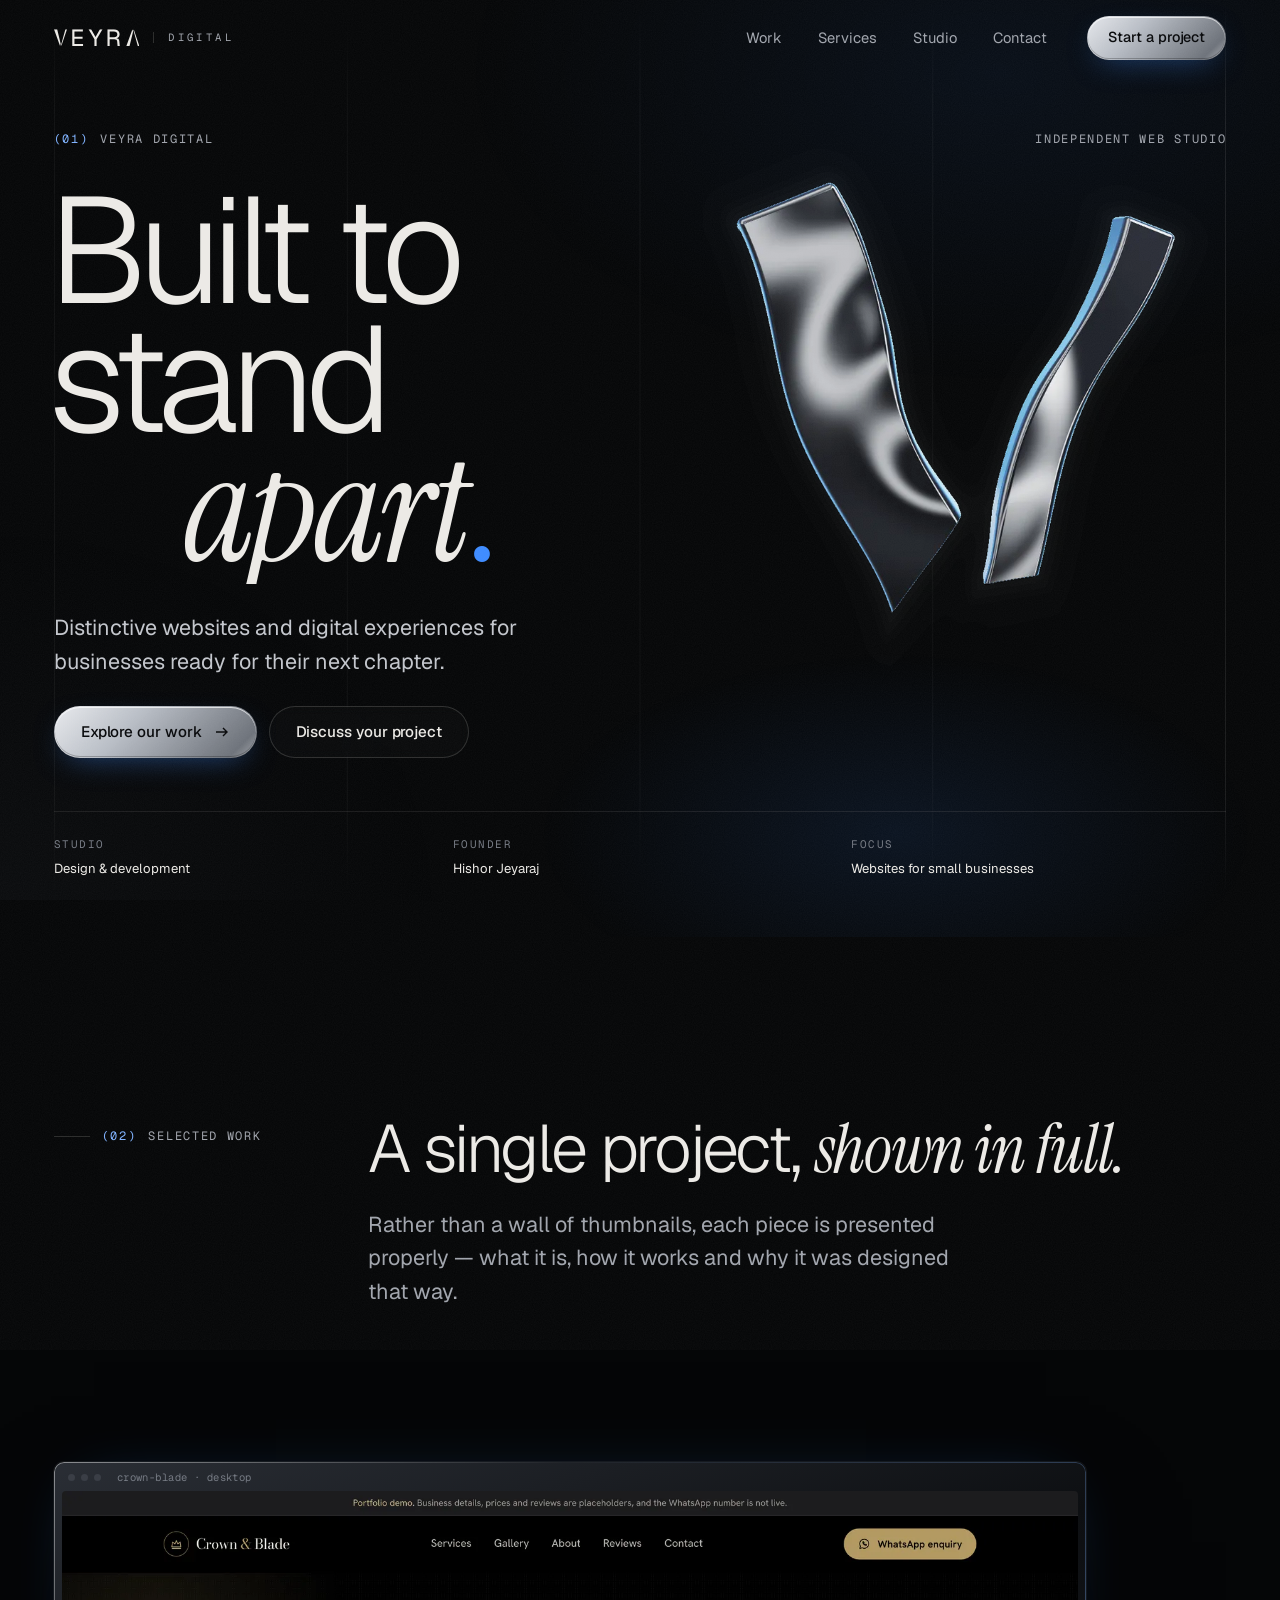
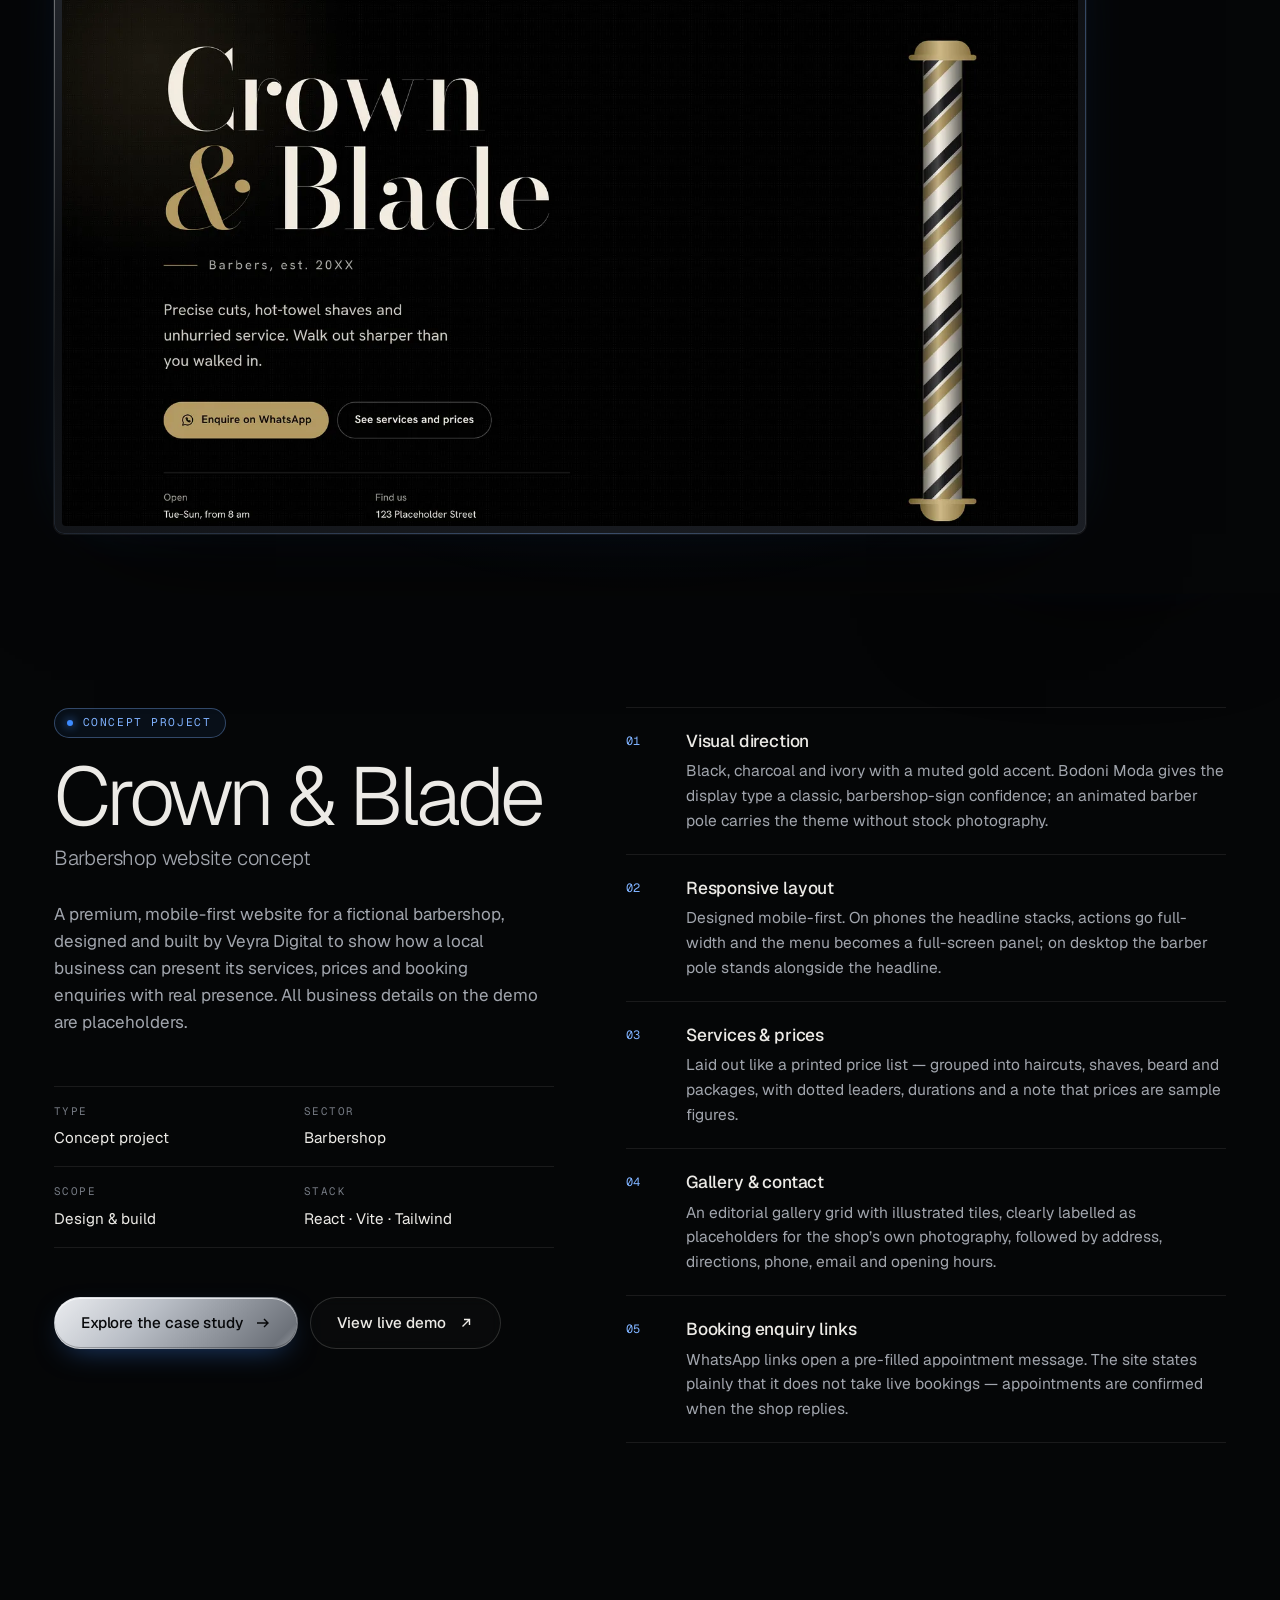
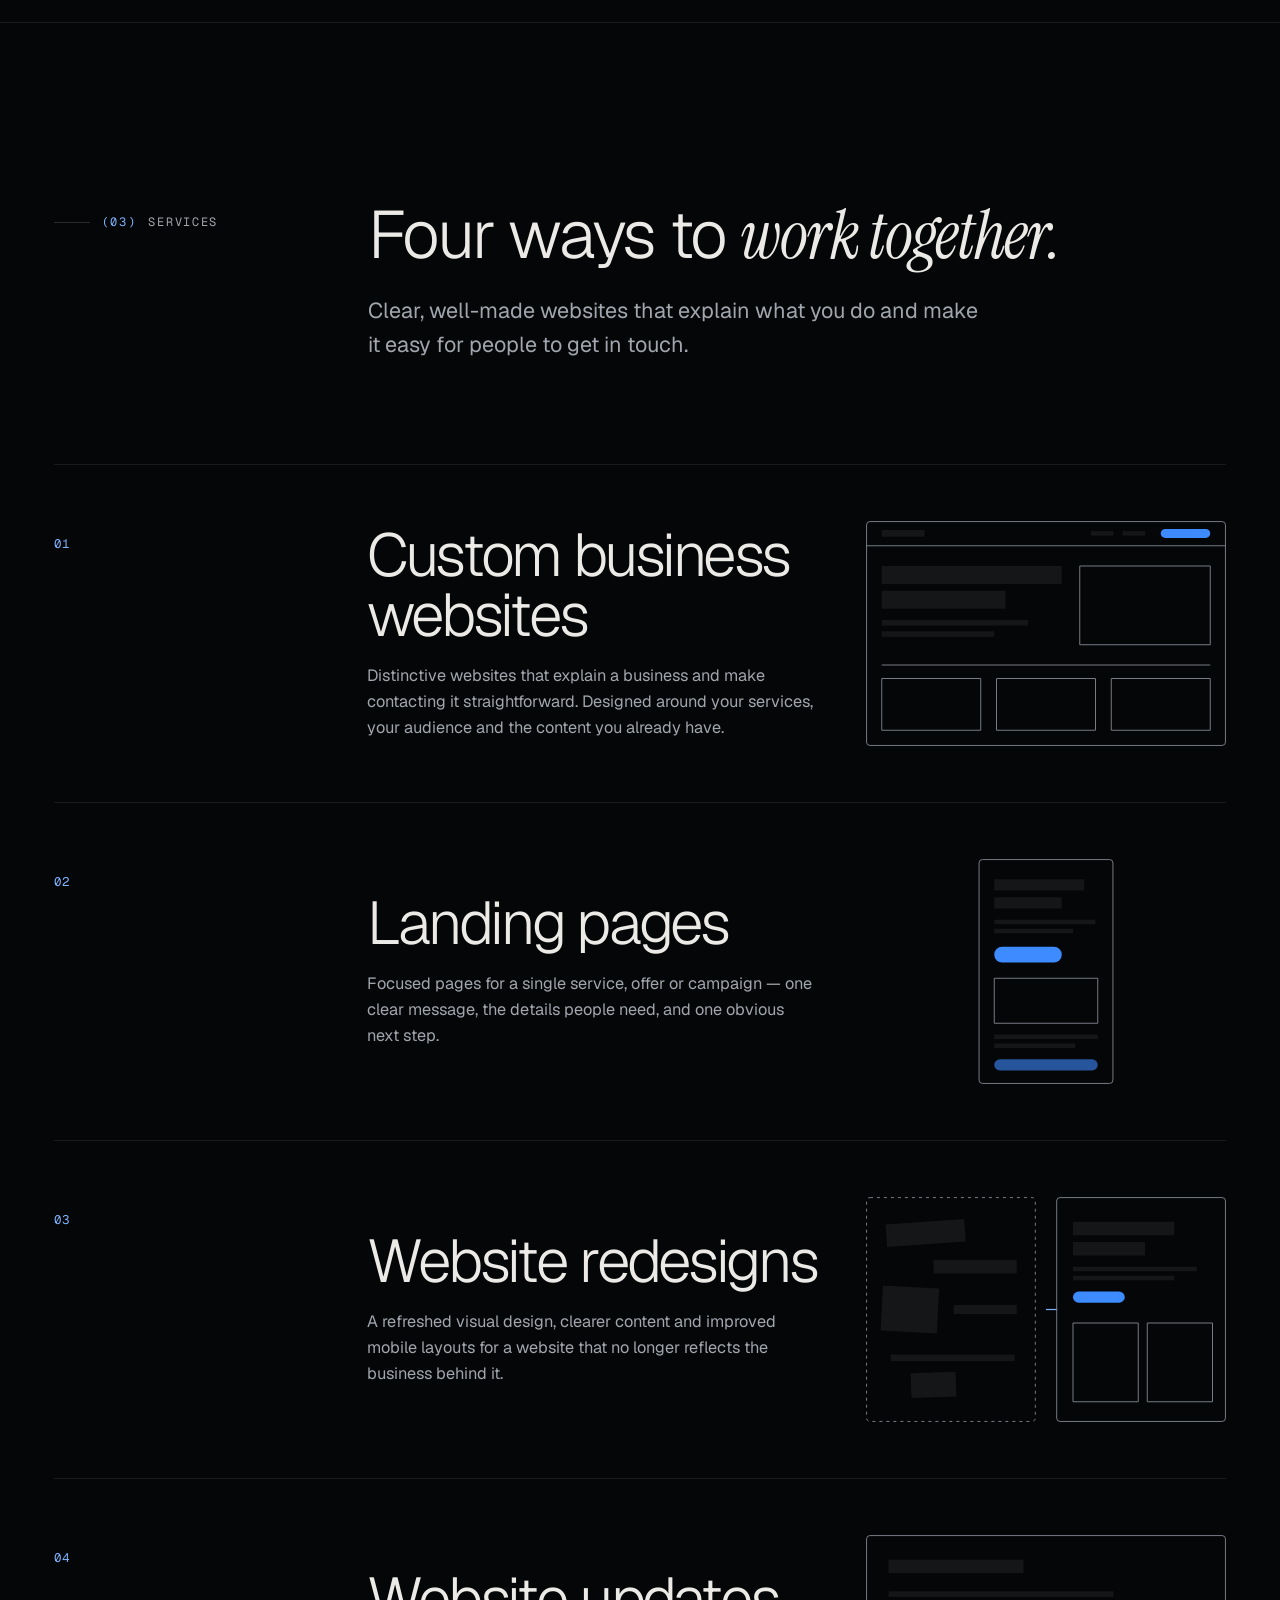
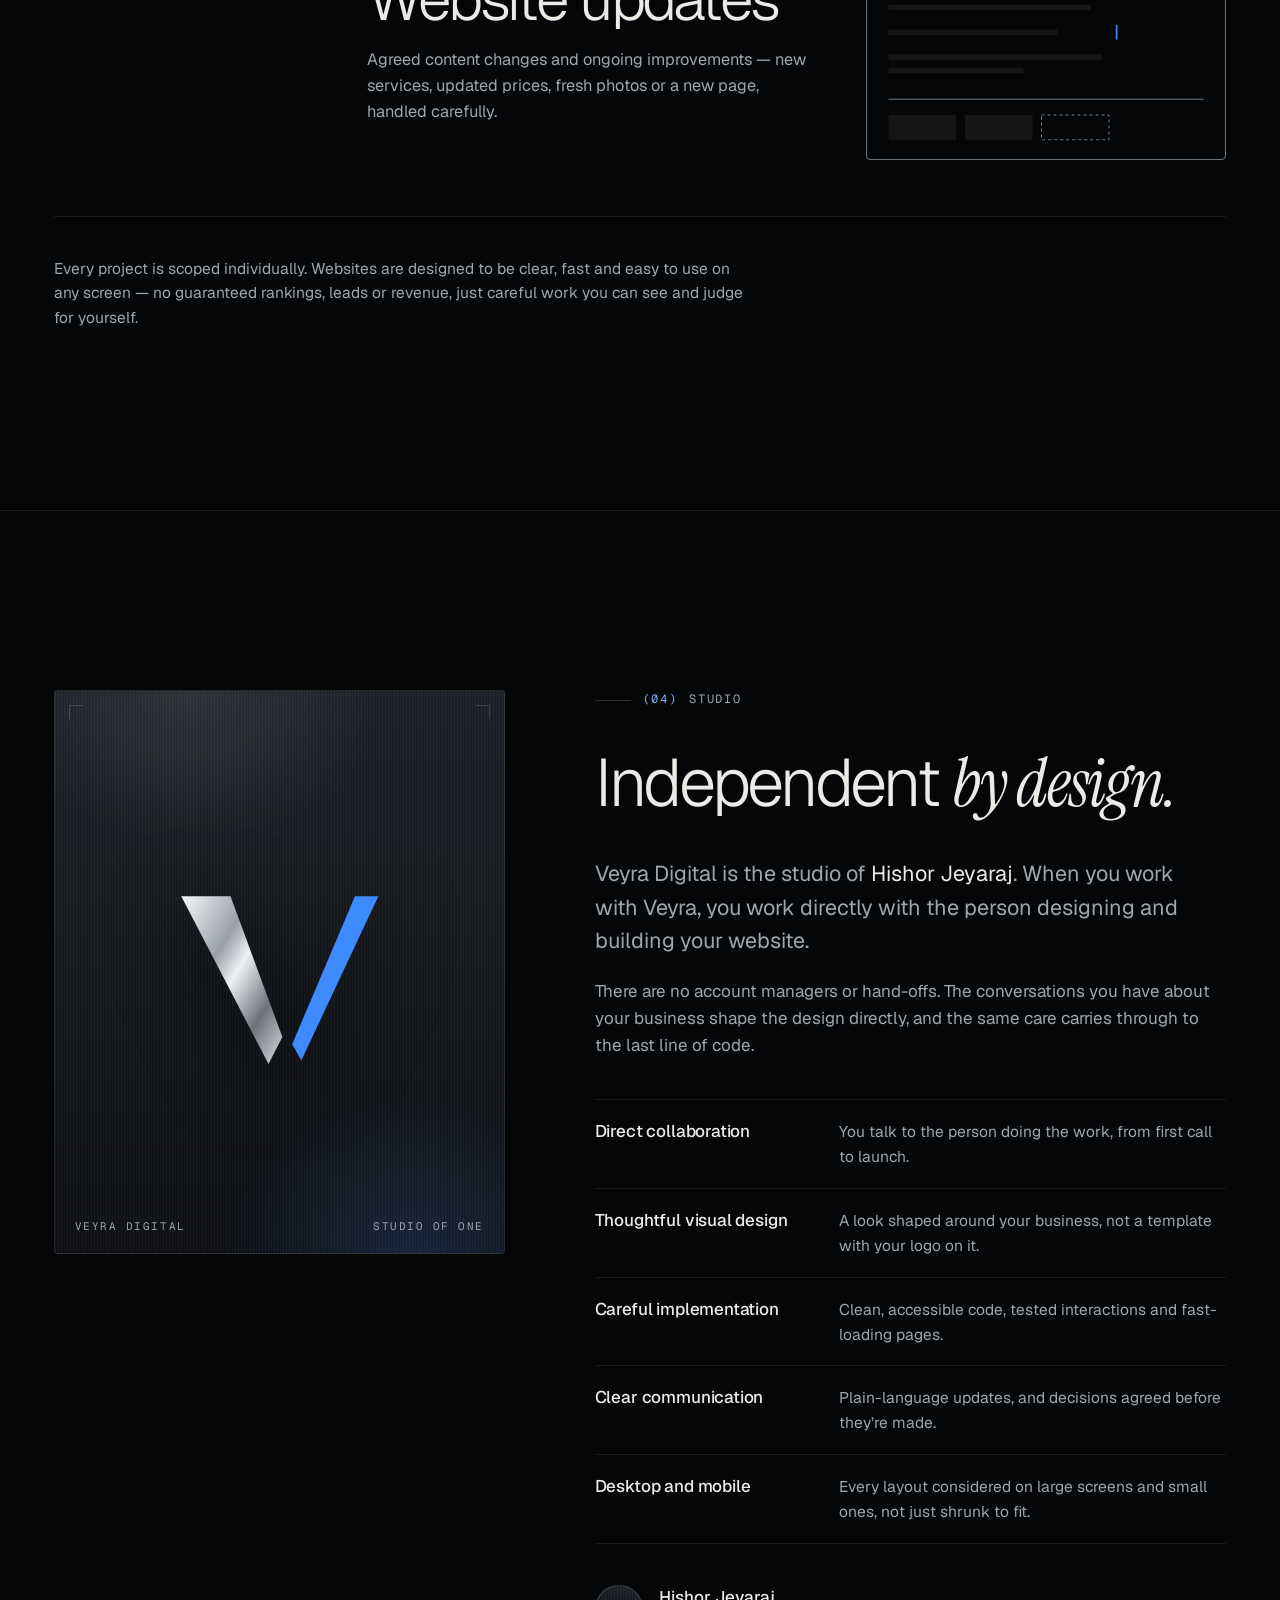
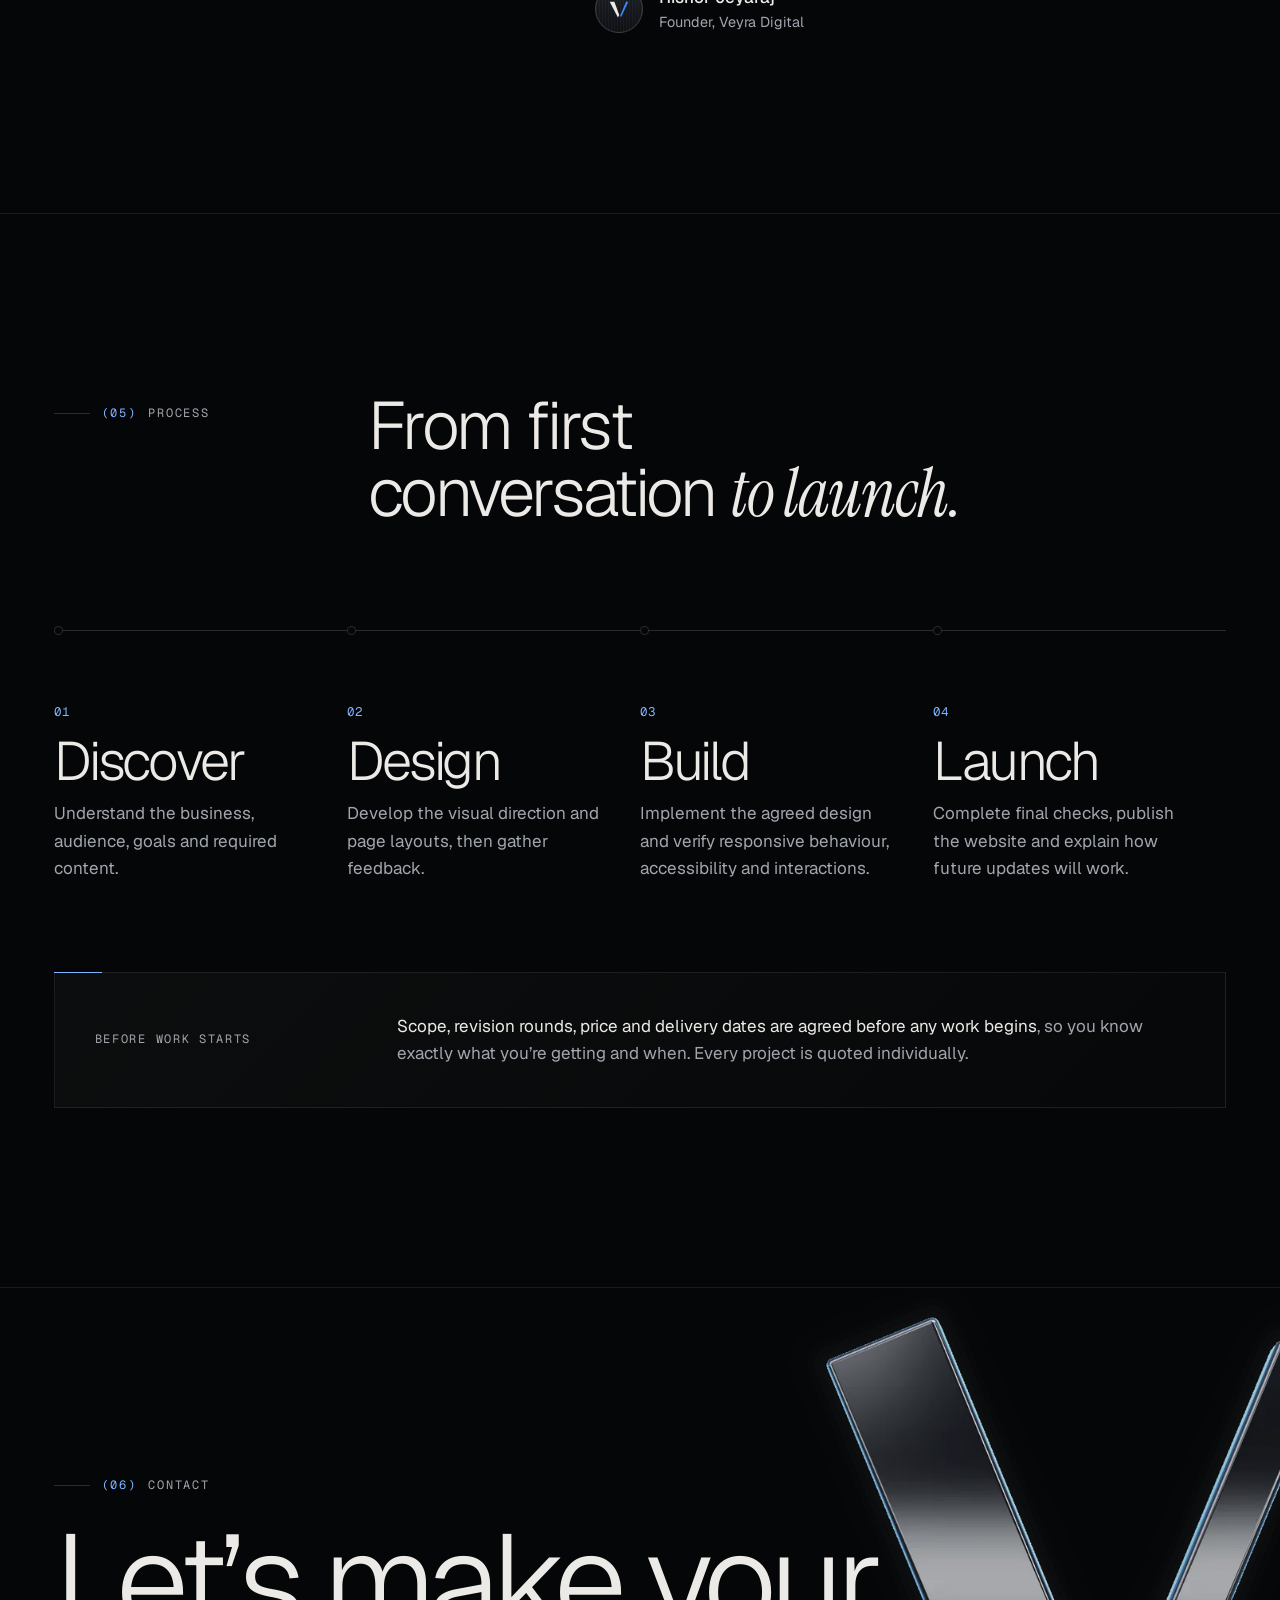
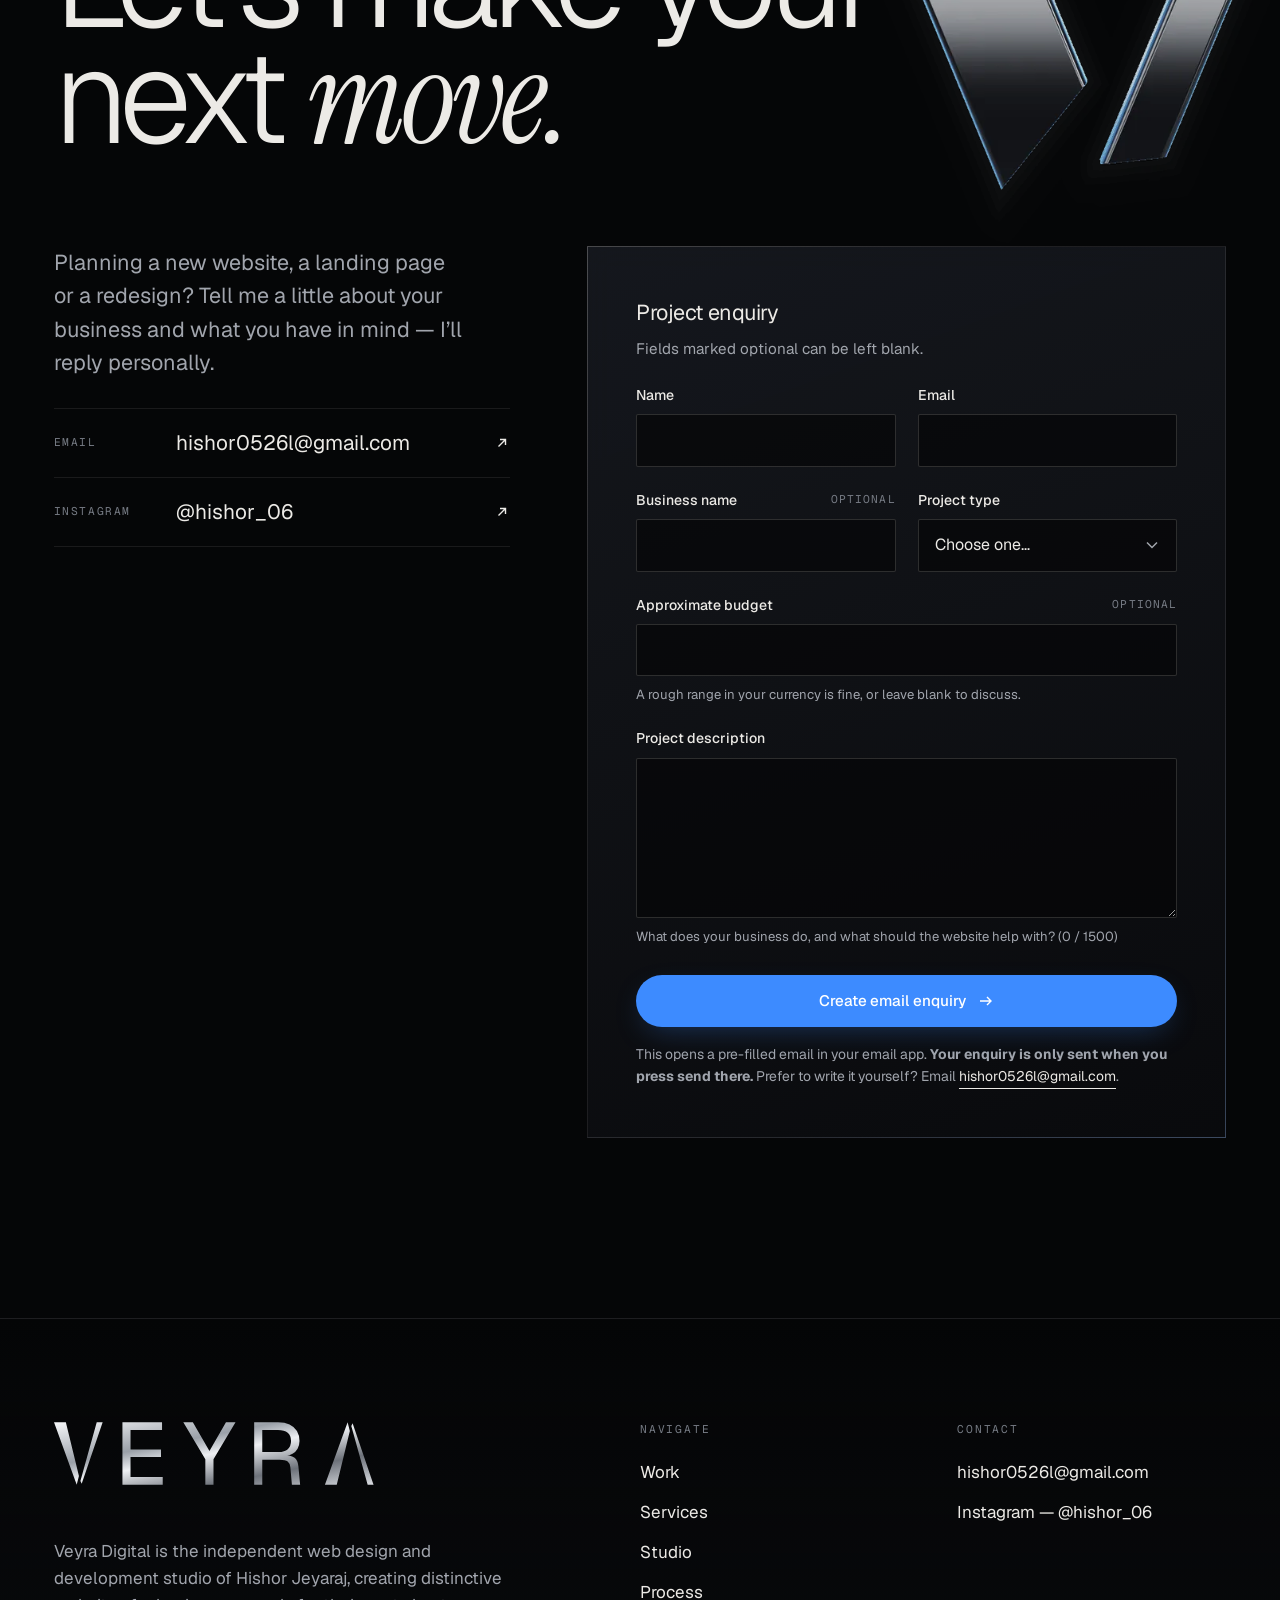
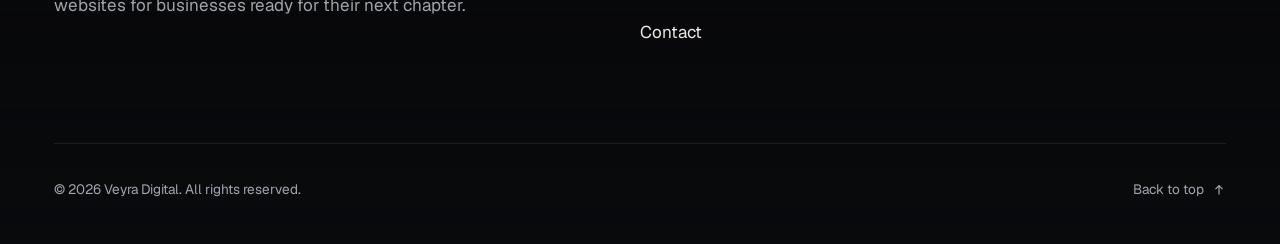
<file: index.html>
<!doctype html>
<html lang="en" class="no-js intro">
<head>
  <meta charset="utf-8">
  <meta name="viewport" content="width=device-width, initial-scale=1, viewport-fit=cover">
  <title>Veyra Digital — Independent web design &amp; development studio</title>
  <meta name="description" content="Veyra Digital is the independent web design and development studio of Hishor Jeyaraj. Distinctive websites and digital experiences for businesses ready for their next chapter.">
  <meta name="author" content="Hishor Jeyaraj">
  <meta name="theme-color" content="#050607">
  <meta name="color-scheme" content="dark">

  <!-- Social sharing. After deploying, replace the relative image path with the full URL
       (e.g. https://your-domain/assets/img/og-image.jpg) and add og:url — see README. -->
  <meta property="og:type" content="website">
  <meta property="og:site_name" content="Veyra Digital">
  <meta property="og:title" content="Veyra Digital — Built to stand apart.">
  <meta property="og:description" content="Distinctive websites and digital experiences for businesses ready for their next chapter.">
  <meta property="og:image" content="https://hishorx.github.io/veyra-digital/assets/img/og-image.jpg">
  <meta property="og:image:width" content="1200">
  <meta property="og:image:height" content="630">
  <meta property="og:image:alt" content="The Veyra Digital chrome V symbol on an obsidian background with the line Built to stand apart.">
  <meta name="twitter:card" content="summary_large_image">

  <link rel="icon" href="favicon.svg" type="image/svg+xml">
  <link rel="icon" href="assets/img/favicon-32.png" sizes="32x32" type="image/png">
  <link rel="apple-touch-icon" href="assets/img/apple-touch-icon.png">
  <link rel="manifest" href="site.webmanifest">

  <link rel="preload" href="assets/fonts/geist-var.woff" as="font" type="font/woff" crossorigin>
  <link rel="preload" href="assets/fonts/instrument-serif-italic.woff" as="font" type="font/woff" crossorigin>
  <link rel="stylesheet" href="assets/css/main.css">

  <script>document.documentElement.classList.replace('no-js', 'js');</script>
  <script type="application/ld+json">
  {
    "@context": "https://schema.org",
    "@type": "ProfessionalService",
    "name": "Veyra Digital",
    "description": "Independent web design and development studio creating distinctive websites, landing pages, redesigns and website updates.",
    "email": "mailto:hishor0526l@gmail.com",
    "founder": { "@type": "Person", "name": "Hishor Jeyaraj" },
    "sameAs": ["https://www.instagram.com/hishor_06/"]
  }
  </script>
<link rel="canonical" href="https://hishorx.github.io/veyra-digital/">
<meta property="og:url" content="https://hishorx.github.io/veyra-digital/">
</head>
<body>
  <!-- SVG sprite: Veyra symbol, wordmark and icons -->
  <svg width="0" height="0" style="position:absolute" aria-hidden="true" focusable="false">
    <defs>
      <linearGradient id="chromeGrad" x1="0" y1="0" x2="1" y2="1">
        <stop offset="0" stop-color="#f7f8fa"/><stop offset=".35" stop-color="#9aa0a8"/><stop offset=".5" stop-color="#eef0f3"/><stop offset=".75" stop-color="#6d727a"/><stop offset="1" stop-color="#d9dce1"/>
      </linearGradient>
      <symbol id="vd-symbol" viewBox="0 0 64 64"><path d="M5 11h13.5l14.2 38.6L28.9 57z" style="fill:var(--sym-main, currentColor)"/><path d="M59 11h-6.4L35.4 51.6l2.5 4.4z" style="fill:var(--sym-accent, currentColor)"/></symbol>
      <symbol id="vd-wordmark" viewBox="0 -1 513 102"><path d="M0 0H19L40 86L36.4 100ZM78 0H68.5L42.3 94L44.4 98.5ZM109.7 100V0H173.2V12.4H122.7V43.8H171.5V55.9H122.7V87.6H174.3V100ZM242.6 100V59.4L207.3 0H222.6L249.2 46.1L275.7 0H291L255.7 59.4V100ZM320.9 100V0H359.4Q370 0 377.6 3.7Q385.3 7.3 389.5 14.1Q393.6 21 393.6 30.2Q393.6 37 390.5 42.3Q387.4 47.6 382.4 50.7Q377.5 53.8 372 54.2L371.2 52.9Q380.4 52.9 385.7 57.1Q391 61.4 391.8 70.6L394.6 100H381.4L378.9 72.1Q378.4 66 374.6 63Q370.8 60.1 362.2 60.1H333.9V100ZM333.9 47.6H360.5Q369.5 47.6 374.8 43.1Q380 38.6 380 30.2Q380 21.6 374.7 17Q369.3 12.4 359.1 12.4H333.9ZM434.3 100H453.3L474.3 14L470.7 0ZM512.3 100H502.8L476.6 6L478.7 1.5Z"/></symbol>
      <symbol id="i-arrow" viewBox="0 0 16 16"><path d="M2 8h11M9 4l4 4-4 4" fill="none" stroke="currentColor" stroke-width="1.4"/></symbol>
      <symbol id="i-ext" viewBox="0 0 16 16"><path d="M4.5 11.5l7-7M6 4.5h5.5V10" fill="none" stroke="currentColor" stroke-width="1.4"/></symbol>
      <symbol id="i-up" viewBox="0 0 16 16"><path d="M8 13V3M4 7l4-4 4 4" fill="none" stroke="currentColor" stroke-width="1.4"/></symbol>
    </defs>
  </svg>

  <a class="skip-link" href="#main">Skip to content</a>
  <div class="atmos" aria-hidden="true"></div>
  <div class="grain" aria-hidden="true"></div>

  <header class="site-header" id="top">
    <div class="wrap">
      <a class="brand" href="#top" aria-label="Veyra Digital — back to top">
        <svg class="wm" viewBox="0 -1 513 102" aria-hidden="true"><use href="#vd-wordmark"/></svg>
        <span class="brand-sub" aria-hidden="true">DIGITAL</span>
      </a>
      <nav class="nav-links" aria-label="Primary">
        <a href="#work">Work</a>
        <a href="#services">Services</a>
        <a href="#studio">Studio</a>
        <a href="#contact">Contact</a>
      </nav>
      <a class="btn btn--chrome btn--sm nav-cta magnetic" href="#contact">Start a project</a>
      <button class="menu-btn" type="button" aria-expanded="false" aria-controls="mobile-menu">
        <span class="menu-label">Menu</span><span class="bars" aria-hidden="true"></span>
      </button>
    </div>
  </header>

  <div class="mobile-menu" id="mobile-menu" role="dialog" aria-modal="true" aria-label="Site menu" hidden>
    <nav aria-label="Mobile">
      <ol>
        <li><a href="#work">Work</a></li>
        <li><a href="#services">Services</a></li>
        <li><a href="#studio">Studio</a></li>
        <li><a href="#contact">Contact</a></li>
      </ol>
    </nav>
    <div class="mm-foot">
      <a class="btn btn--chrome btn--block" href="#contact">Start a project <svg class="arr" aria-hidden="true"><use href="#i-arrow"/></svg></a>
      <div class="mm-contacts">
        <a href="mailto:hishor0526l@gmail.com">hishor0526l@gmail.com</a>
        <a href="https://www.instagram.com/hishor_06/" target="_blank" rel="noopener noreferrer">Instagram<span class="sr-only"> (opens in a new tab)</span></a>
      </div>
    </div>
  </div>

  <main id="main" tabindex="-1">

    <!-- ============ HERO ============ -->
    <section class="hero" aria-labelledby="hero-title">
      <div class="hero-stage" id="hero-stage" aria-hidden="true">
        <img class="fallback" src="assets/img/sculpture-hero.webp" alt="" width="900" height="900" decoding="async" fetchpriority="high">
        <canvas id="hero-canvas"></canvas>
      </div>

      <div class="wrap hero-inner">
        <div class="hero-kicker fade-in d1">
          <span class="label"><span class="idx">(01)</span> Veyra Digital</span>
          <span class="label">Independent web studio</span>
        </div>

        <h1 id="hero-title">
          <span class="ln"><span>Built to</span></span>
          <span class="ln"><span>stand</span></span>
          <span class="ln"><span class="apart">apart<span class="dot">.</span></span></span>
        </h1>

        <div class="hero-foot">
          <div class="hero-copy">
          <p class="lede fade-in d2">Distinctive websites and digital experiences for businesses ready for their next chapter.</p>
          <div class="hero-actions fade-in d2">
            <a class="btn btn--chrome magnetic" href="#work">Explore our work <svg class="arr" aria-hidden="true"><use href="#i-arrow"/></svg></a>
            <a class="btn btn--ghost magnetic" href="#contact">Discuss your project</a>
          </div>
          </div>
          <dl class="hero-meta fade-in d3">
            <div><dt>Studio</dt><dd>Design &amp; development</dd></div>
            <div><dt>Founder</dt><dd>Hishor Jeyaraj</dd></div>
            <div class="hide-sm"><dt>Focus</dt><dd>Websites for small businesses</dd></div>
          </dl>
        </div>
      </div>
    </section>

    <!-- ============ WORK ============ -->
    <section class="section" id="work" aria-labelledby="work-title">
      <div class="wrap">
        <div class="section-head">
          <span class="label label--line reveal"><span class="idx">(02)</span> Selected work</span>
          <div>
            <h2 class="h2 reveal" id="work-title">A single project, <span class="serif-em">shown in full.</span></h2>
            <p class="lede reveal" style="--d:.1s;margin-top:24px">Rather than a wall of thumbnails, each piece is presented properly — what it is, how it works and why it was designed that way.</p>
          </div>
        </div>

        <article class="exhibit" aria-labelledby="cb-title">
          <div class="exhibit-stage reveal" id="exhibit-stage">
            <a class="exhibit-plane" href="work/crown-blade/index.html" aria-label="Explore the Crown &amp; Blade case study" style="display:block">
              <figure class="frame frame--desk vt-hero" style="margin:0">
                <div class="bar" aria-hidden="true"><i></i><i></i><i></i><span>crown-blade · desktop</span></div>
                <div class="shot">
                  <img src="assets/work/crown-blade/desktop-hero.webp" width="1600" height="1000" loading="lazy" decoding="async"
                       alt="Crown &amp; Blade homepage on desktop: an oversized serif Crown &amp; Blade headline in ivory and muted gold on black, WhatsApp enquiry and services buttons, and an animated barber pole on the right.">
                </div>
              </figure>
              <figure class="frame frame--phone" style="margin:0">
                <div class="shot">
                  <img src="assets/work/crown-blade/mobile-hero.webp" width="780" height="1688" loading="lazy" decoding="async"
                       alt="Crown &amp; Blade homepage on a phone: stacked headline, full-width WhatsApp enquiry button and opening hours.">
                </div>
              </figure>
            </a>
          </div>

          <div class="exhibit-info">
            <div class="stick">
              <div class="reveal">
                <span class="chip">Concept project</span>
                <h3 class="project-title" id="cb-title">Crown &amp; Blade<small>Barbershop website concept</small></h3>
              </div>
              <p class="body reveal">A premium, mobile-first website for a fictional barbershop, designed and built by Veyra Digital to show how a local business can present its services, prices and booking enquiries with real presence. All business details on the demo are placeholders.</p>
              <dl class="meta-grid reveal">
                <div><dt>Type</dt><dd>Concept project</dd></div>
                <div><dt>Sector</dt><dd>Barbershop</dd></div>
                <div><dt>Scope</dt><dd>Design &amp; build</dd></div>
                <div><dt>Stack</dt><dd>React · Vite · Tailwind</dd></div>
              </dl>
              <div class="actions reveal">
                <a class="btn btn--chrome magnetic" href="work/crown-blade/index.html">Explore the case study <svg class="arr" aria-hidden="true"><use href="#i-arrow"/></svg></a>
                <a class="btn btn--ghost magnetic" href="https://hishorx.github.io/crown-blade/" target="_blank" rel="noopener noreferrer">View live demo <svg class="arr arr--ext" aria-hidden="true"><use href="#i-ext"/></svg><span class="sr-only"> (opens in a new tab)</span></a>
              </div>
            </div>

            <ol class="notes">
              <li class="reveal"><h3>Visual direction</h3><p>Black, charcoal and ivory with a muted gold accent. Bodoni Moda gives the display type a classic, barbershop-sign confidence; an animated barber pole carries the theme without stock photography.</p></li>
              <li class="reveal"><h3>Responsive layout</h3><p>Designed mobile-first. On phones the headline stacks, actions go full-width and the menu becomes a full-screen panel; on desktop the barber pole stands alongside the headline.</p></li>
              <li class="reveal"><h3>Services &amp; prices</h3><p>Laid out like a printed price list — grouped into haircuts, shaves, beard and packages, with dotted leaders, durations and a note that prices are sample figures.</p></li>
              <li class="reveal"><h3>Gallery &amp; contact</h3><p>An editorial gallery grid with illustrated tiles, clearly labelled as placeholders for the shop’s own photography, followed by address, directions, phone, email and opening hours.</p></li>
              <li class="reveal"><h3>Booking enquiry links</h3><p>WhatsApp links open a pre-filled appointment message. The site states plainly that it does not take live bookings — appointments are confirmed when the shop replies.</p></li>
            </ol>
          </div>
        </article>
      </div>
    </section>

    <!-- ============ SERVICES ============ -->
    <section class="section" id="services" aria-labelledby="services-title">
      <div class="wrap">
        <div class="section-head">
          <span class="label label--line reveal"><span class="idx">(03)</span> Services</span>
          <div>
            <h2 class="h2 reveal" id="services-title">Four ways to <span class="serif-em">work together.</span></h2>
            <p class="lede reveal" style="--d:.1s;margin-top:24px">Clear, well-made websites that explain what you do and make it easy for people to get in touch.</p>
          </div>
        </div>

        <ol class="services">
          <li class="svc reveal">
            <span class="svc-num">01</span>
            <div class="svc-text">
              <h3>Custom business websites</h3>
              <p class="body">Distinctive websites that explain a business and make contacting it straightforward. Designed around your services, your audience and the content you already have.</p>
            </div>
            <div class="svc-demo" aria-hidden="true">
              <svg viewBox="0 0 320 200">
                <rect class="ln" x="0.5" y="0.5" width="319" height="199" rx="3"/>
                <path class="ln" d="M0 22h320"/><rect class="fill" x="14" y="8" width="38" height="6"/><rect class="fill" x="200" y="9" width="20" height="4"/><rect class="fill" x="228" y="9" width="20" height="4"/><rect class="hi" x="262" y="7" width="44" height="8" rx="4"/>
                <g class="anim a-up"><rect class="fill" x="14" y="40" width="160" height="16"/><rect class="fill" x="14" y="62" width="110" height="16"/><rect class="fill" x="14" y="88" width="130" height="5"/><rect class="fill" x="14" y="98" width="100" height="5"/></g>
                <rect class="ln" x="190" y="40" width="116" height="70"/>
                <path class="ln" d="M14 128h292"/>
                <g class="anim a-up"><rect class="ln" x="14" y="140" width="88" height="46"/><rect class="ln" x="116" y="140" width="88" height="46"/><rect class="ln" x="218" y="140" width="88" height="46"/></g>
              </svg>
            </div>
          </li>
          <li class="svc reveal">
            <span class="svc-num">02</span>
            <div class="svc-text">
              <h3>Landing pages</h3>
              <p class="body">Focused pages for a single service, offer or campaign — one clear message, the details people need, and one obvious next step.</p>
            </div>
            <div class="svc-demo" aria-hidden="true">
              <svg viewBox="0 0 320 200">
                <rect class="ln" x="100.5" y="0.5" width="119" height="199" rx="3"/>
                <rect class="fill" x="114" y="18" width="80" height="10"/><rect class="fill" x="114" y="34" width="60" height="10"/>
                <rect class="fill" x="114" y="54" width="90" height="4"/><rect class="fill" x="114" y="62" width="70" height="4"/>
                <rect class="hi anim a-up" x="114" y="78" width="60" height="14" rx="7"/>
                <rect class="ln" x="114" y="106" width="92" height="40"/>
                <rect class="fill anim a-fade" x="114" y="156" width="92" height="4"/><rect class="fill anim a-fade" x="114" y="164" width="72" height="4"/>
                <rect class="hi" x="114" y="178" width="92" height="10" rx="5" opacity=".6"/>
                <path class="hi-ln anim a-show" d="M60 85h40M220 85h40"/>
              </svg>
            </div>
          </li>
          <li class="svc reveal">
            <span class="svc-num">03</span>
            <div class="svc-text">
              <h3>Website redesigns</h3>
              <p class="body">A refreshed visual design, clearer content and improved mobile layouts for a website that no longer reflects the business behind it.</p>
            </div>
            <div class="svc-demo" aria-hidden="true">
              <svg viewBox="0 0 320 200">
                <rect class="ln" x="0.5" y="0.5" width="150" height="199" rx="3" stroke-dasharray="3 4"/>
                <g class="anim a-fade"><rect class="fill" x="18" y="22" width="70" height="20" transform="rotate(-4 53 32)"/><rect class="fill" x="60" y="56" width="74" height="12"/><rect class="fill" x="14" y="80" width="50" height="40" transform="rotate(3 39 100)"/><rect class="fill" x="78" y="96" width="56" height="8"/><rect class="fill" x="22" y="140" width="110" height="6"/><rect class="fill" x="40" y="156" width="40" height="22" transform="rotate(-2 60 167)"/></g>
                <path class="hi-ln" d="M160 100h10"/>
                <rect class="ln" x="169.5" y="0.5" width="150" height="199" rx="3"/>
                <rect class="fill" x="184" y="22" width="90" height="12"/><rect class="fill" x="184" y="40" width="64" height="12"/>
                <rect class="fill" x="184" y="62" width="110" height="4"/><rect class="fill" x="184" y="70" width="90" height="4"/>
                <rect class="hi" x="184" y="84" width="46" height="10" rx="5"/>
                <g class="anim a-up"><rect class="ln" x="184" y="112" width="58" height="70"/><rect class="ln" x="250" y="112" width="58" height="70"/></g>
              </svg>
            </div>
          </li>
          <li class="svc reveal">
            <span class="svc-num">04</span>
            <div class="svc-text">
              <h3>Website updates</h3>
              <p class="body">Agreed content changes and ongoing improvements — new services, updated prices, fresh photos or a new page, handled carefully.</p>
            </div>
            <div class="svc-demo" aria-hidden="true">
              <svg viewBox="0 0 320 200">
                <rect class="ln" x="0.5" y="0.5" width="319" height="199" rx="3"/>
                <rect class="fill" x="20" y="22" width="120" height="12"/>
                <rect class="fill" x="20" y="50" width="200" height="5"/><rect class="fill" x="20" y="62" width="180" height="5"/>
                <rect class="fill anim a-fade" x="20" y="84" width="150" height="5"/>
                <rect class="hi anim a-show" x="20" y="84" width="196" height="5"/>
                <rect class="hi caret" x="222" y="80" width="1.5" height="13"/>
                <rect class="fill" x="20" y="106" width="190" height="5"/><rect class="fill" x="20" y="118" width="120" height="5"/>
                <path class="ln" d="M20 146h280"/>
                <rect class="fill" x="20" y="160" width="60" height="22"/><rect class="fill" x="88" y="160" width="60" height="22"/><rect class="ln anim a-up" x="156" y="160" width="60" height="22" stroke-dasharray="3 3"/>
              </svg>
            </div>
          </li>
        </ol>
        <div class="svc-note reveal">
          <p>Every project is scoped individually. Websites are designed to be clear, fast and easy to use on any screen — no guaranteed rankings, leads or revenue, just careful work you can see and judge for yourself.</p>
        </div>
      </div>
    </section>

    <!-- ============ STUDIO ============ -->
    <section class="section" id="studio" aria-labelledby="studio-title">
      <div class="wrap">
        <div class="studio-grid">
          <figure class="studio-mark reveal" style="margin:0">
            <span class="tick tl" aria-hidden="true"></span><span class="tick tr" aria-hidden="true"></span>
            <svg viewBox="0 0 64 64" role="img" aria-label="The Veyra Digital V symbol in brushed metal" style="--sym-main:url(#chromeGrad);--sym-accent:#3d8bff">
              <use href="#vd-symbol"/>
            </svg>
            <figcaption><span>Veyra Digital</span><span>Studio of one</span></figcaption>
          </figure>

          <div class="studio-copy">
            <span class="label label--line reveal"><span class="idx">(04)</span> Studio</span>
            <h2 class="h2 reveal" id="studio-title">Independent <em>by design.</em></h2>
            <div class="reveal">
              <p class="lede">Veyra Digital is the studio of <strong>Hishor Jeyaraj</strong>. When you work with Veyra, you work directly with the person designing and building your website.</p>
              <p class="body" style="margin-top:20px">There are no account managers or hand-offs. The conversations you have about your business shape the design directly, and the same care carries through to the last line of code.</p>
            </div>
            <ul class="principles reveal">
              <li><strong>Direct collaboration</strong><span>You talk to the person doing the work, from first call to launch.</span></li>
              <li><strong>Thoughtful visual design</strong><span>A look shaped around your business, not a template with your logo on it.</span></li>
              <li><strong>Careful implementation</strong><span>Clean, accessible code, tested interactions and fast-loading pages.</span></li>
              <li><strong>Clear communication</strong><span>Plain-language updates, and decisions agreed before they’re made.</span></li>
              <li><strong>Desktop and mobile</strong><span>Every layout considered on large screens and small ones, not just shrunk to fit.</span></li>
            </ul>
            <div class="signature reveal">
              <span class="mono-mark" aria-hidden="true"><svg viewBox="0 0 64 64" style="color:#eceae6;--sym-accent:#3d8bff"><use href="#vd-symbol"/></svg></span>
              <span class="who"><b>Hishor Jeyaraj</b><span>Founder, Veyra Digital</span></span>
            </div>
          </div>
        </div>
      </div>
    </section>

    <!-- ============ PROCESS ============ -->
    <section class="section" id="process" aria-labelledby="process-title">
      <div class="wrap">
        <div class="section-head">
          <span class="label label--line reveal"><span class="idx">(05)</span> Process</span>
          <div>
            <h2 class="h2 reveal" id="process-title">From first conversation <span class="serif-em">to launch.</span></h2>
          </div>
        </div>

        <ol class="process" id="process-list">
          <li class="process-track" aria-hidden="true"><i></i></li>
          <li class="stage reveal"><span class="svc-num">01</span><h3>Discover</h3><p>Understand the business, audience, goals and required content.</p></li>
          <li class="stage reveal" style="--d:.08s"><span class="svc-num">02</span><h3>Design</h3><p>Develop the visual direction and page layouts, then gather feedback.</p></li>
          <li class="stage reveal" style="--d:.16s"><span class="svc-num">03</span><h3>Build</h3><p>Implement the agreed design and verify responsive behaviour, accessibility and interactions.</p></li>
          <li class="stage reveal" style="--d:.24s"><span class="svc-num">04</span><h3>Launch</h3><p>Complete final checks, publish the website and explain how future updates will work.</p></li>
        </ol>

        <div class="agreement reveal">
          <span class="label">Before work starts</span>
          <p><strong>Scope, revision rounds, price and delivery dates are agreed before any work begins</strong>, so you know exactly what you’re getting and when. Every project is quoted individually.</p>
        </div>
      </div>
    </section>

    <!-- ============ CLIENT FEEDBACK (hidden until genuine, approved testimonials are added in content/testimonials.js) ============ -->
    <section class="section feedback" id="feedback" aria-labelledby="feedback-title" hidden>
      <div class="wrap">
        <div class="section-head">
          <span class="label label--line">Client feedback</span>
          <h2 class="h2" id="feedback-title">In their <span class="serif-em">words.</span></h2>
        </div>
        <div class="t-list" id="testimonial-list"></div>
      </div>
    </section>

    <!-- ============ CONTACT ============ -->
    <section class="section contact" id="contact" aria-labelledby="contact-title">
      <div class="contact-visual" id="contact-visual" aria-hidden="true">
        <img src="assets/img/sculpture-symbol.webp" alt="" width="900" height="900" loading="lazy" decoding="async">
        <canvas id="contact-canvas"></canvas>
      </div>
      <div class="wrap">
        <span class="label label--line reveal"><span class="idx">(06)</span> Contact</span>
        <h2 id="contact-title" class="reveal" style="margin-top:28px">Let’s make your next <em>move.</em></h2>

        <div class="contact-grid">
          <div class="direct">
            <p class="lede reveal">Planning a new website, a landing page or a redesign? Tell me a little about your business and what you have in mind — I’ll reply personally.</p>
            <ul class="direct-list reveal">
              <li><a href="mailto:hishor0526l@gmail.com"><span class="k">Email</span><span class="v">hishor0526l@gmail.com</span><svg class="arr" aria-hidden="true"><use href="#i-ext"/></svg></a></li>
              <li><a href="https://www.instagram.com/hishor_06/" target="_blank" rel="noopener noreferrer"><span class="k">Instagram</span><span class="v">@hishor_06</span><svg class="arr" aria-hidden="true"><use href="#i-ext"/></svg><span class="sr-only"> (opens in a new tab)</span></a></li>
            </ul>
          </div>

          <form class="form reveal" id="enquiry-form" action="mailto:hishor0526l@gmail.com" method="post" enctype="text/plain" novalidate aria-describedby="form-how">
            <div class="form-head">
              <h3>Project enquiry</h3>
              <p>Fields marked optional can be left blank.</p>
            </div>
            <div class="form-summary" id="form-summary" role="alert" tabindex="-1"></div>

            <div class="row row--2">
              <div class="field">
                <label for="f-name">Name</label>
                <input id="f-name" name="name" type="text" autocomplete="name" required maxlength="120" aria-describedby="e-name">
                <span class="err" id="e-name">Please enter your name.</span>
              </div>
              <div class="field">
                <label for="f-email">Email</label>
                <input id="f-email" name="email" type="email" autocomplete="email" required maxlength="160" inputmode="email" aria-describedby="e-email">
                <span class="err" id="e-email">Please enter a valid email address, like name@example.com.</span>
              </div>
            </div>
            <div class="row row--2">
              <div class="field">
                <label for="f-business">Business name <span class="opt">Optional</span></label>
                <input id="f-business" name="business" type="text" autocomplete="organization" maxlength="160">
              </div>
              <div class="field">
                <label for="f-type">Project type</label>
                <select id="f-type" name="type" required aria-describedby="e-type">
                  <option value="">Choose one…</option>
                  <option>Custom business website</option>
                  <option>Landing page</option>
                  <option>Website redesign</option>
                  <option>Website updates</option>
                  <option>Not sure yet</option>
                </select>
                <span class="err" id="e-type">Please choose a project type.</span>
              </div>
            </div>
            <div class="field">
              <label for="f-budget">Approximate budget <span class="opt">Optional</span></label>
              <input id="f-budget" name="budget" type="text" maxlength="80" aria-describedby="h-budget">
              <span class="hint" id="h-budget">A rough range in your currency is fine, or leave blank to discuss.</span>
            </div>
            <div class="field">
              <label for="f-desc">Project description</label>
              <textarea id="f-desc" name="description" required minlength="20" maxlength="1500" aria-describedby="h-desc e-desc"></textarea>
              <span class="hint" id="h-desc">What does your business do, and what should the website help with? <span id="desc-count"></span></span>
              <span class="err" id="e-desc">Please describe your project in at least 20 characters.</span>
            </div>

            <div class="form-foot">
              <button class="btn btn--blue btn--block magnetic" type="submit">Create email enquiry <svg class="arr" aria-hidden="true"><use href="#i-arrow"/></svg></button>
              <p class="how" id="form-how">This opens a pre-filled email in your email app. <strong>Your enquiry is only sent when you press send there.</strong> Prefer to write it yourself? Email <a class="link" href="mailto:hishor0526l@gmail.com">hishor0526l@gmail.com</a>.</p>
              <div class="form-status" id="form-status" role="status" aria-live="polite" tabindex="-1"></div>
            </div>
          </form>
        </div>
      </div>
    </section>
  </main>

  <footer class="site-footer">
    <div class="wrap">
      <div class="footer-grid">
        <div class="footer-brand">
          <svg class="wm" viewBox="0 -1 513 102" role="img" aria-label="Veyra Digital"><use href="#vd-wordmark"/></svg>
          <p>Veyra Digital is the independent web design and development studio of Hishor Jeyaraj, creating distinctive websites for businesses ready for their next chapter.</p>
        </div>
        <div class="footer-col">
          <h2>Navigate</h2>
          <ul>
            <li><a href="#work">Work</a></li>
            <li><a href="#services">Services</a></li>
            <li><a href="#studio">Studio</a></li>
            <li><a href="#process">Process</a></li>
            <li><a href="#contact">Contact</a></li>
          </ul>
        </div>
        <div class="footer-col">
          <h2>Contact</h2>
          <ul>
            <li><a href="mailto:hishor0526l@gmail.com">hishor0526l@gmail.com</a></li>
            <li><a href="https://www.instagram.com/hishor_06/" target="_blank" rel="noopener noreferrer">Instagram — @hishor_06<span class="sr-only"> (opens in a new tab)</span></a></li>
          </ul>
        </div>
      </div>
      <div class="footer-base">
        <p>© <span data-year>2026</span> Veyra Digital. All rights reserved.</p>
        <a class="to-top" href="#top">Back to top <svg width="14" height="14" aria-hidden="true"><use href="#i-up"/></svg></a>
      </div>
    </div>
  </footer>

  <script src="content/testimonials.js" defer></script>
  <script src="assets/js/sculpture.js" defer></script>
  <script src="assets/js/main.js" defer></script>
</body>
</html>
</file>
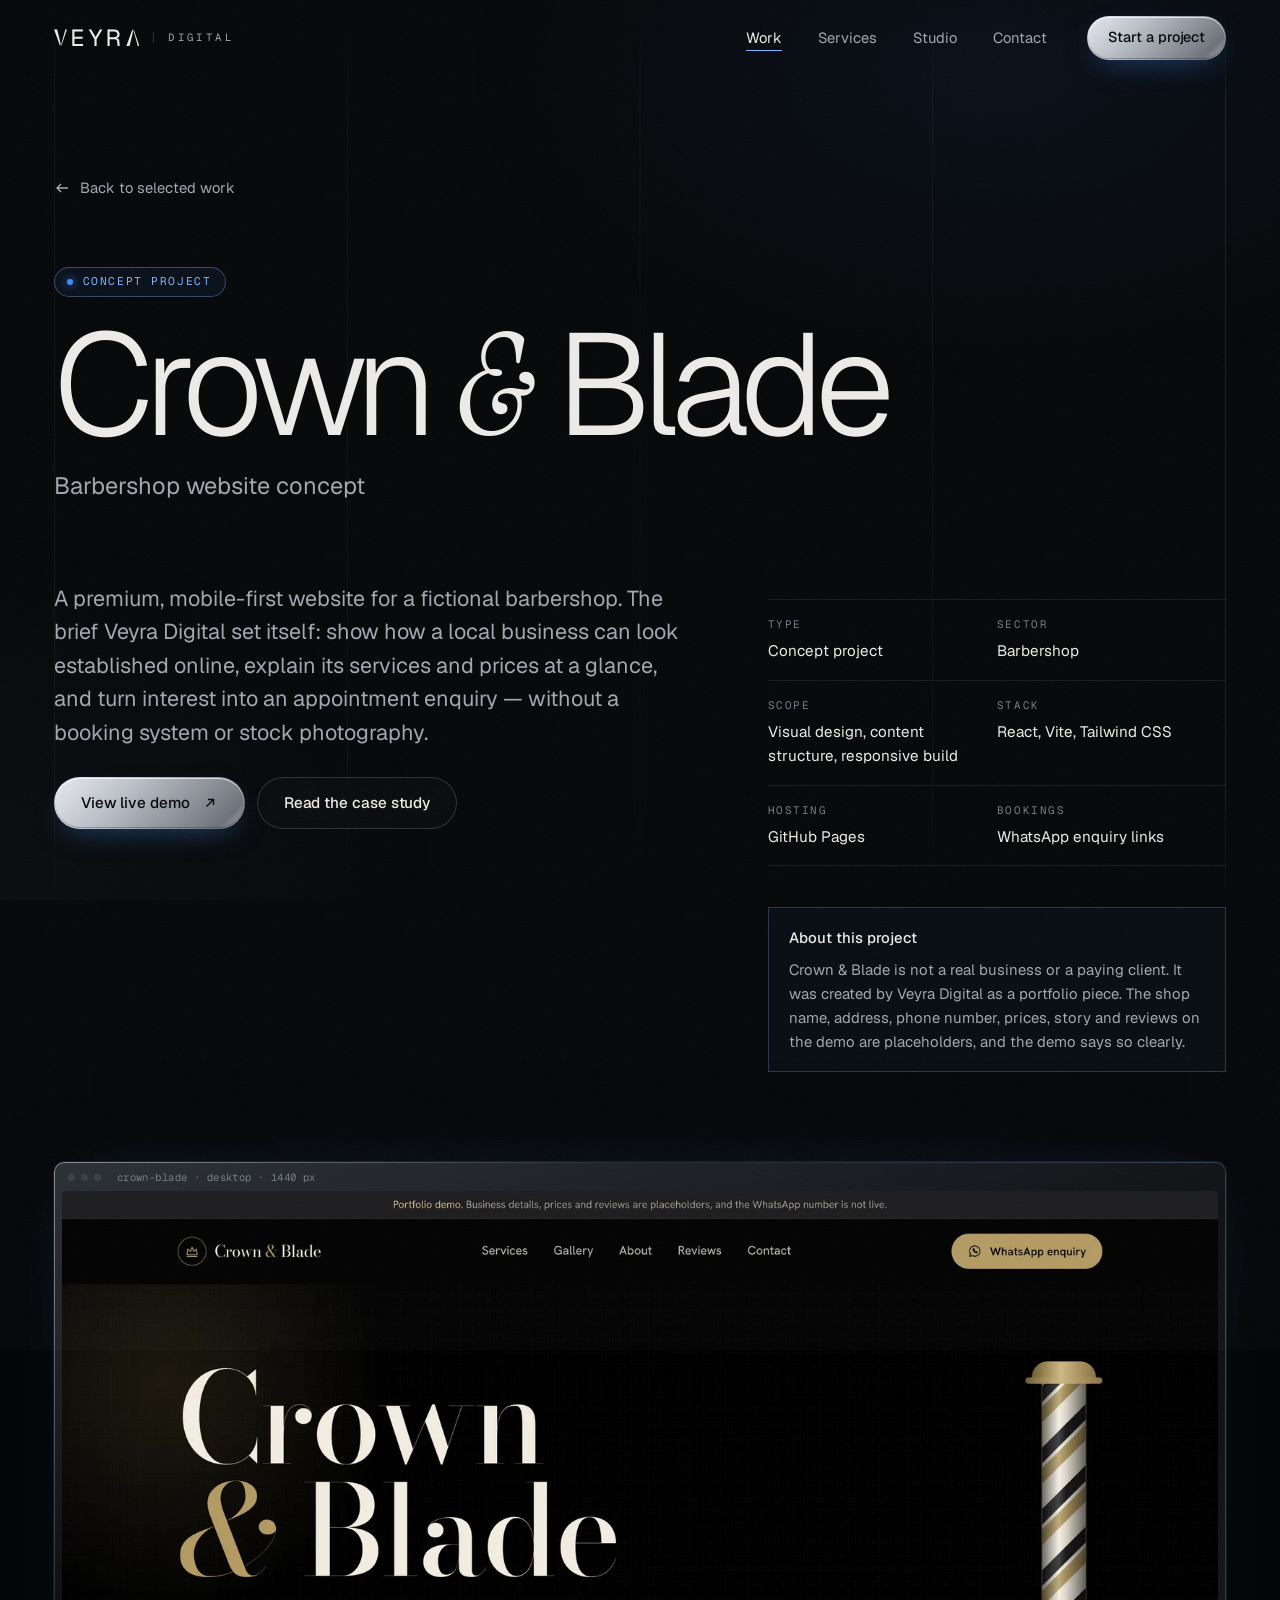
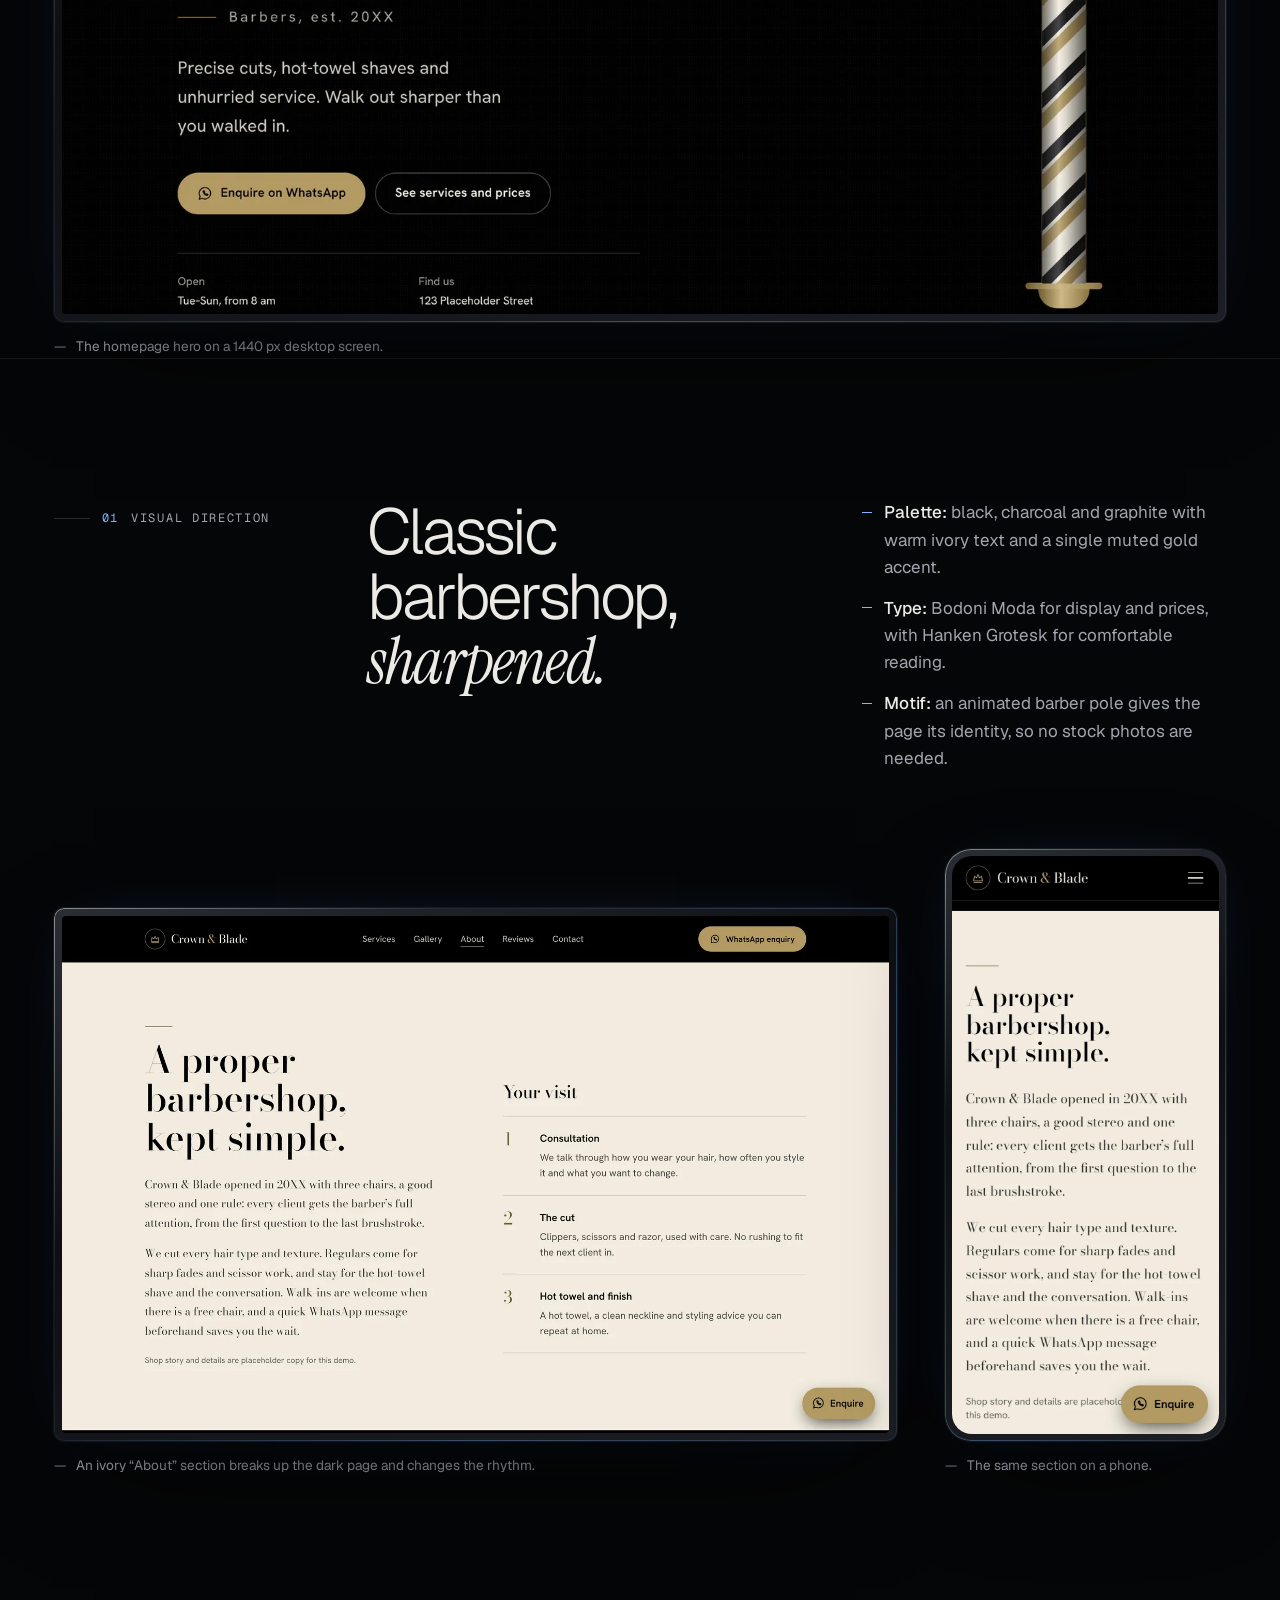
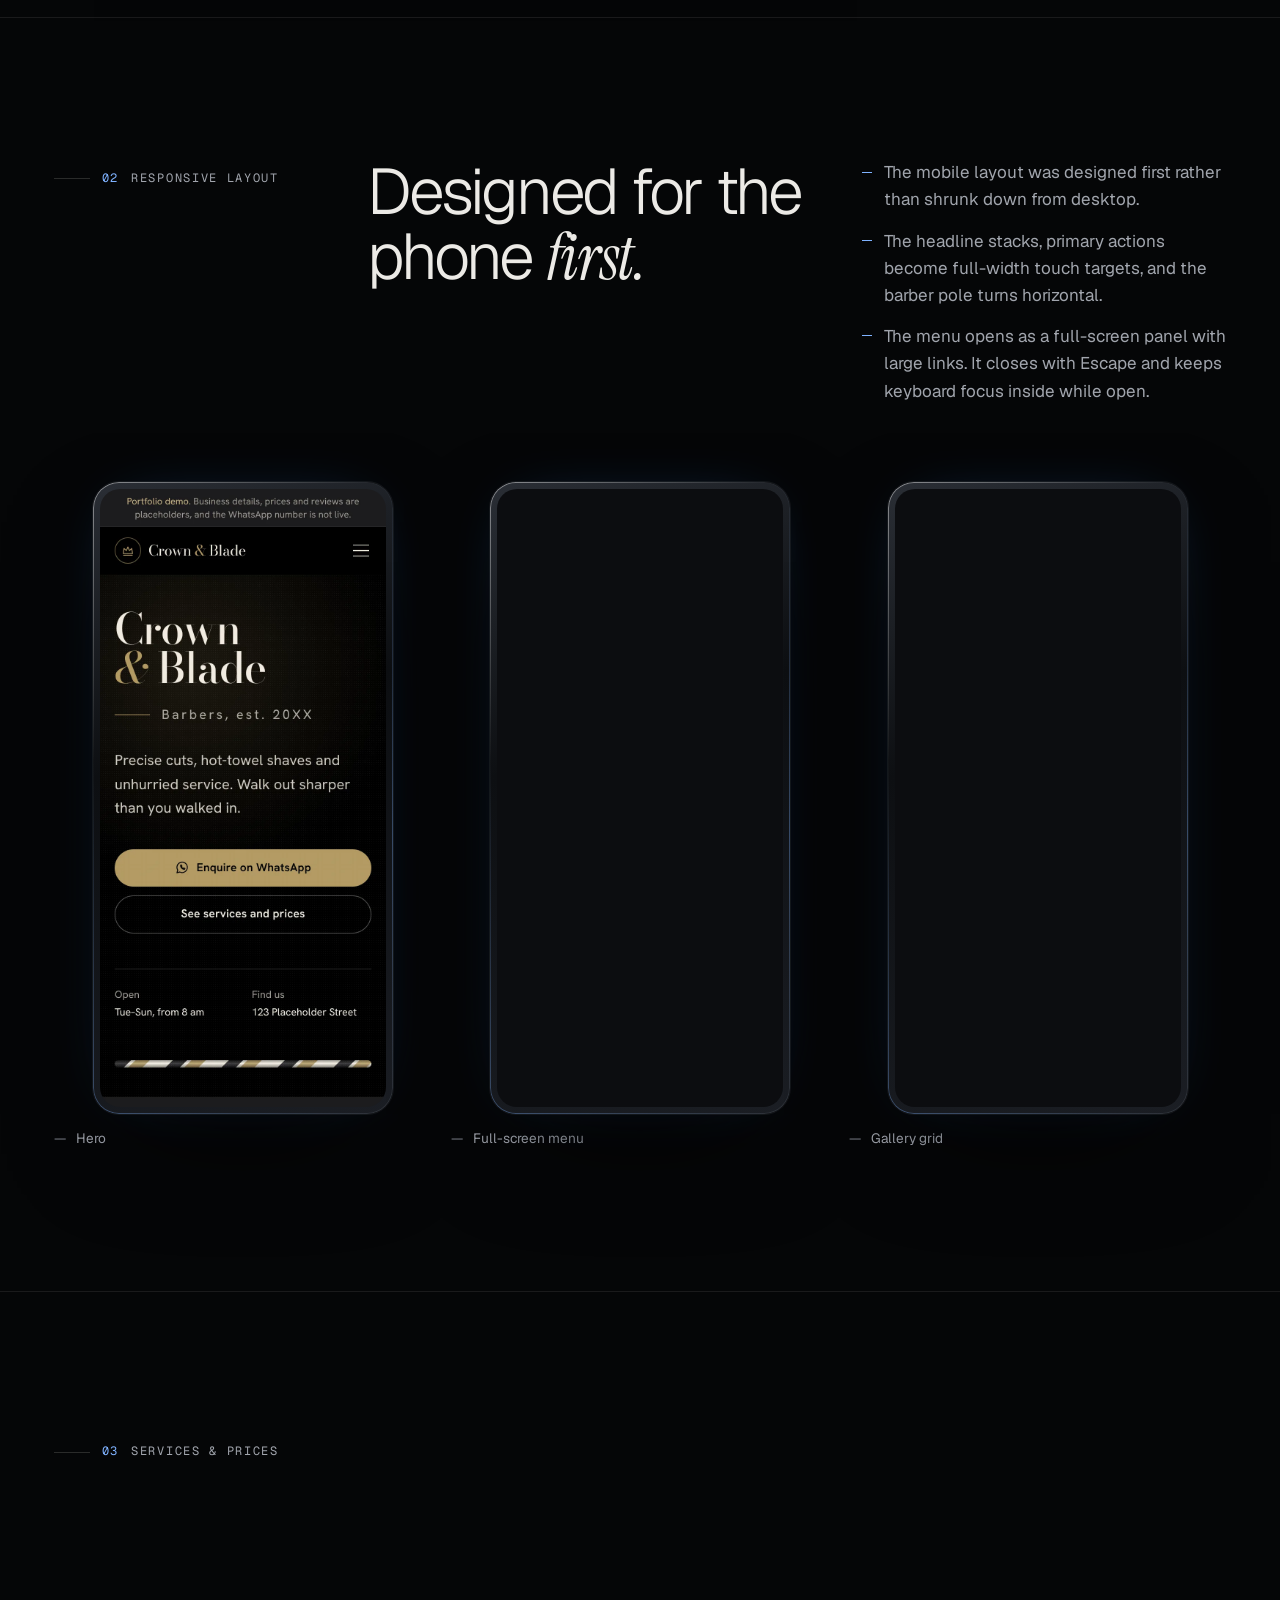
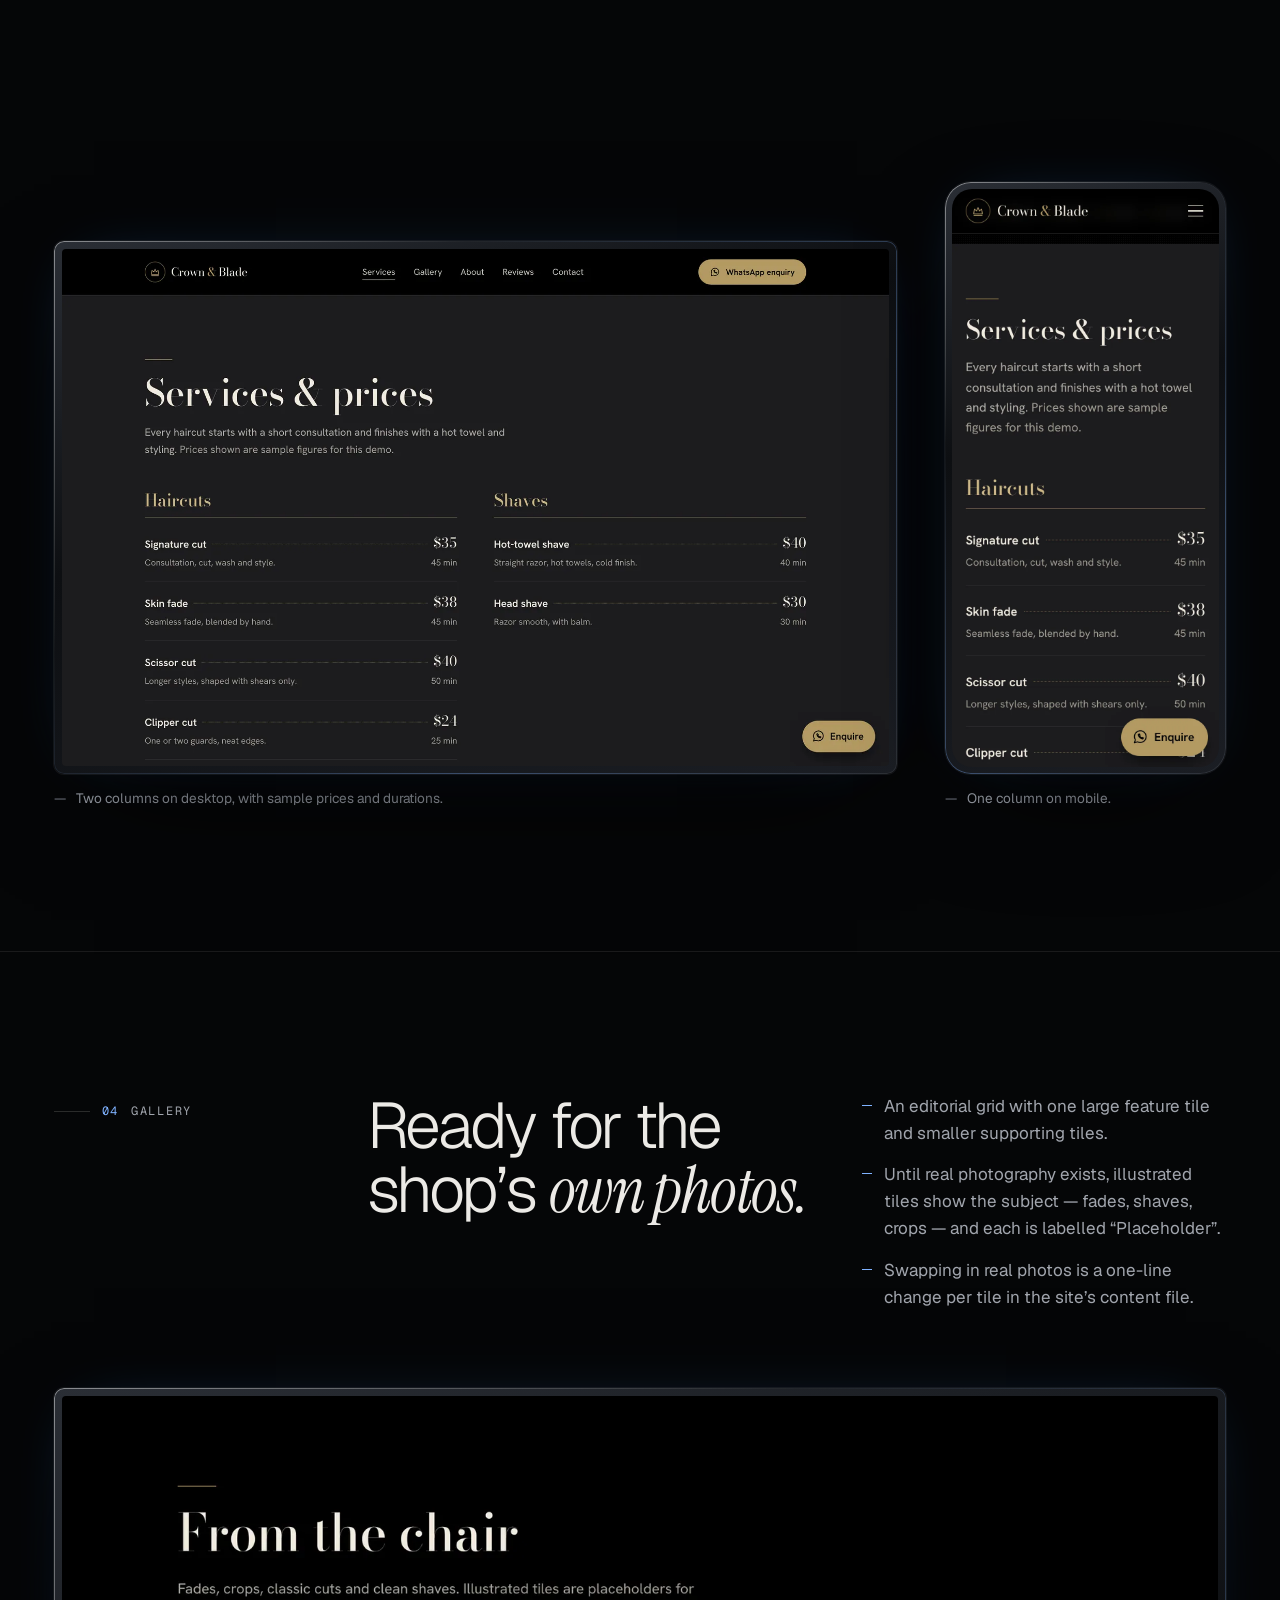
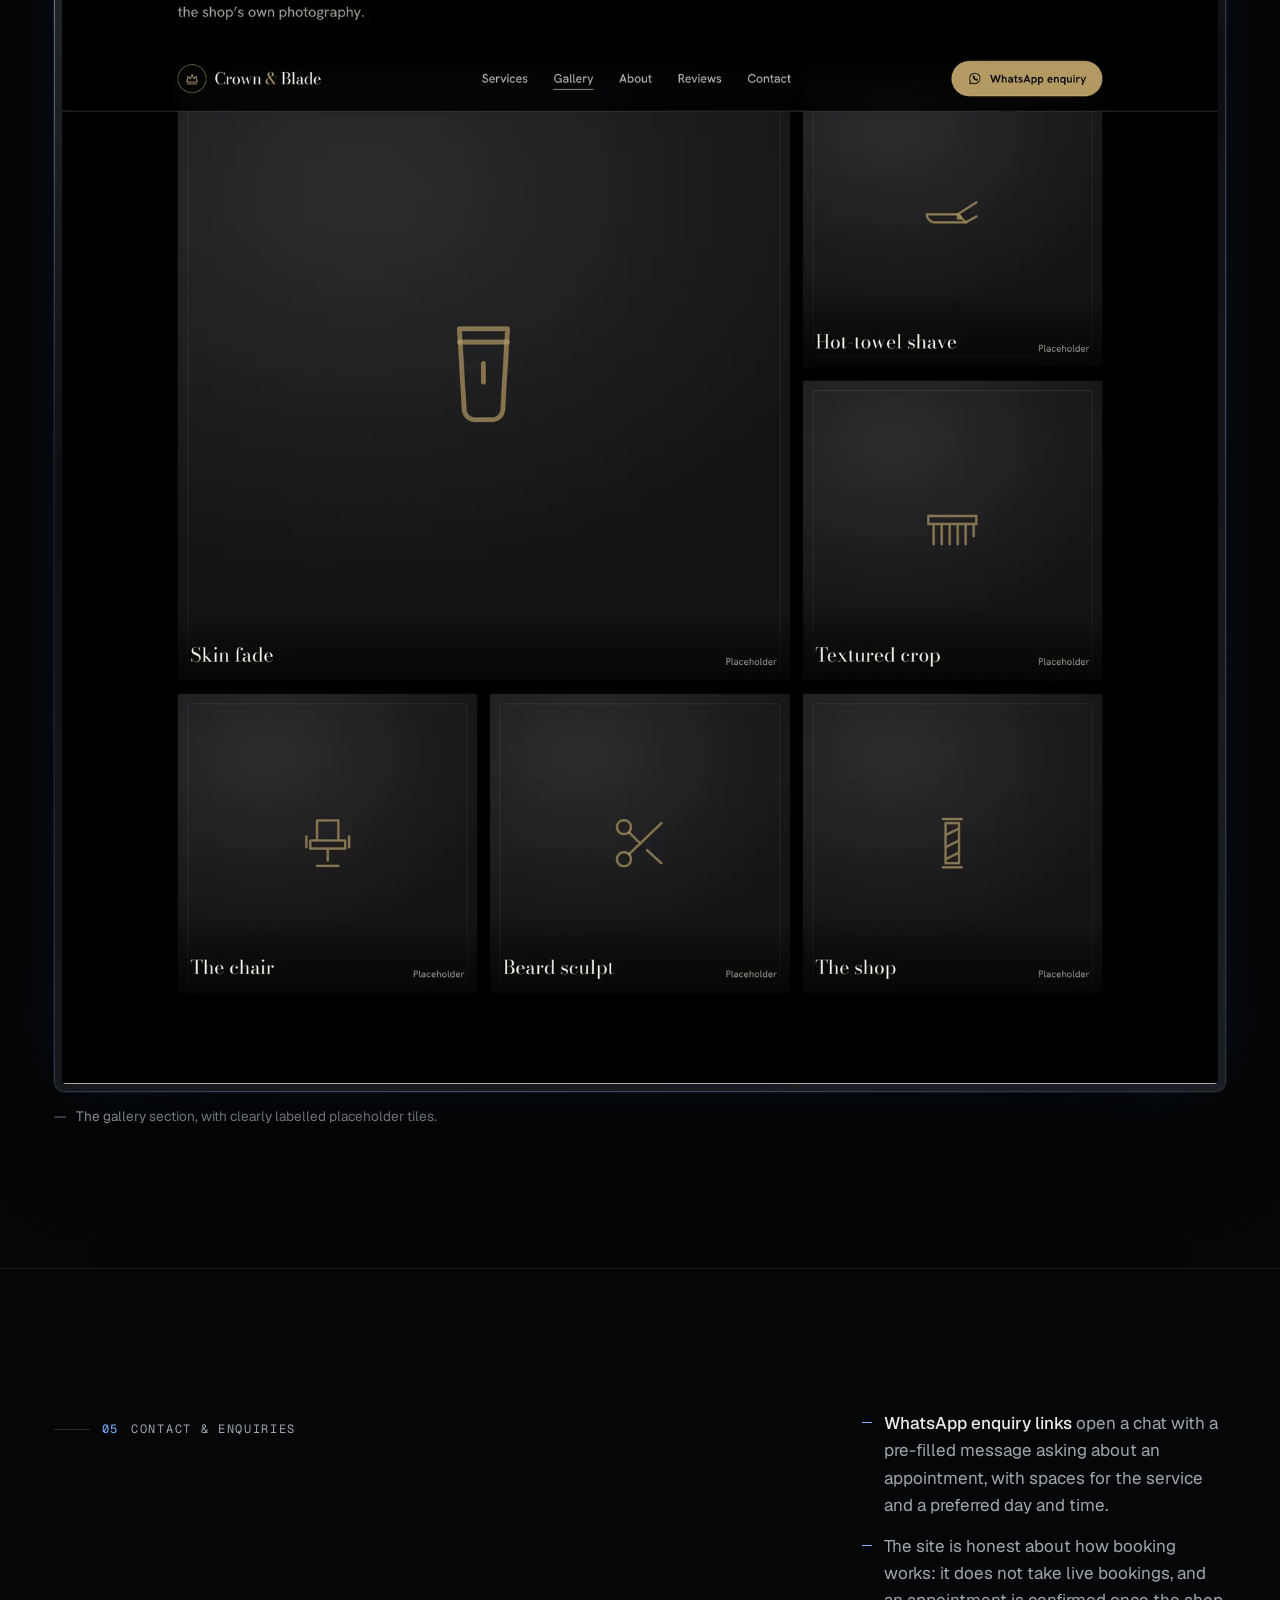
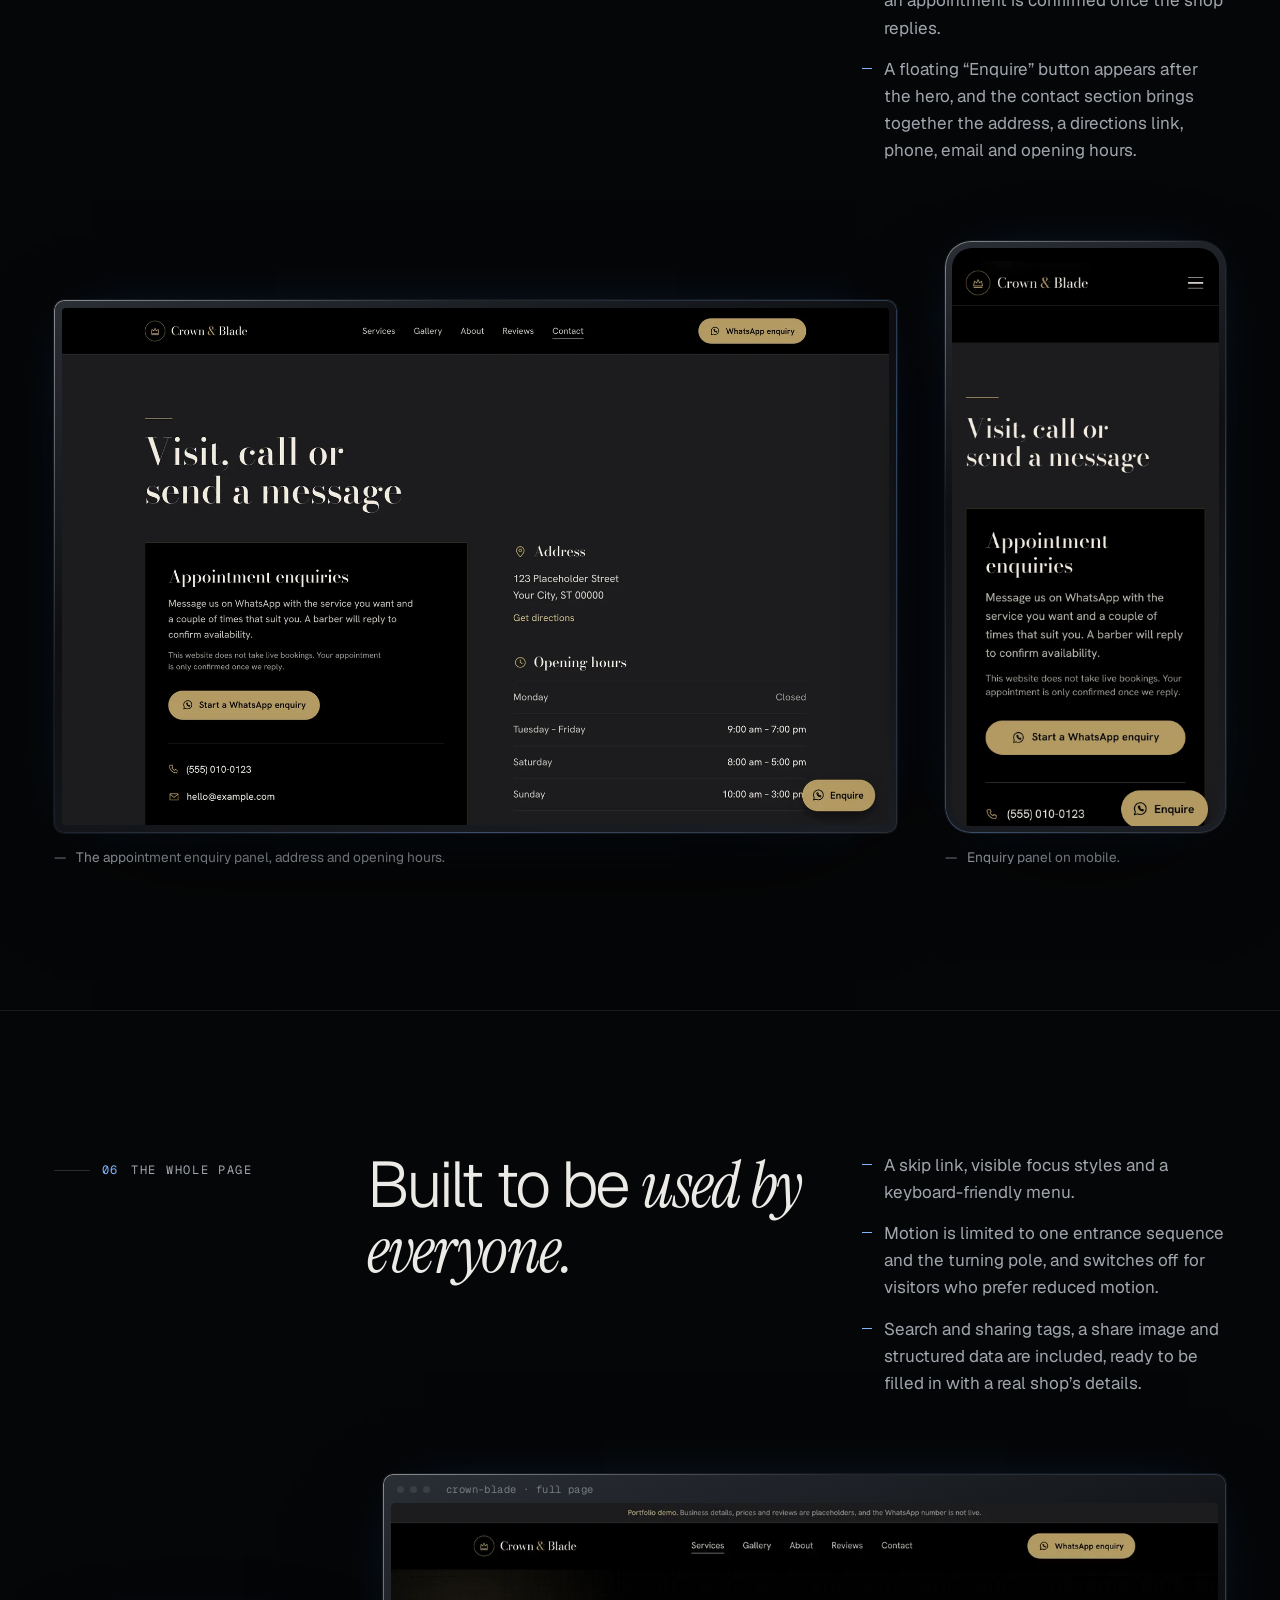
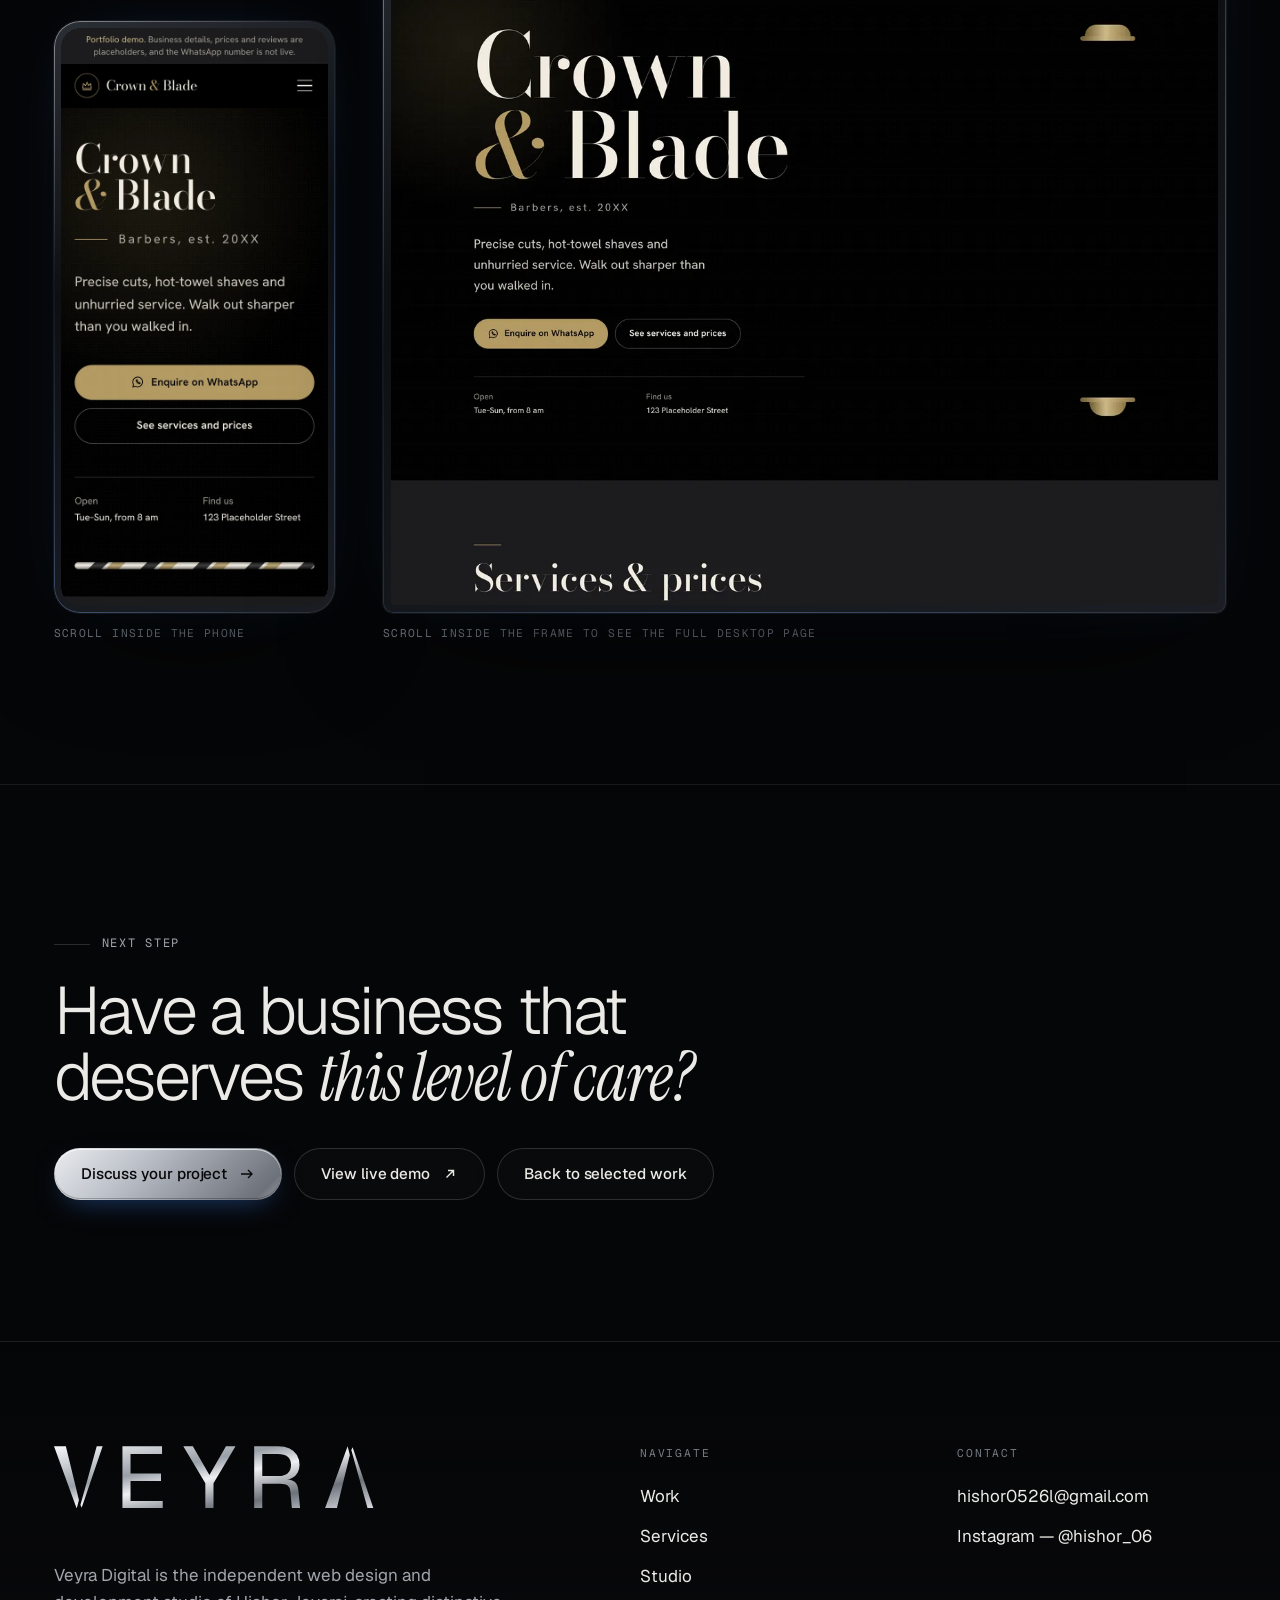
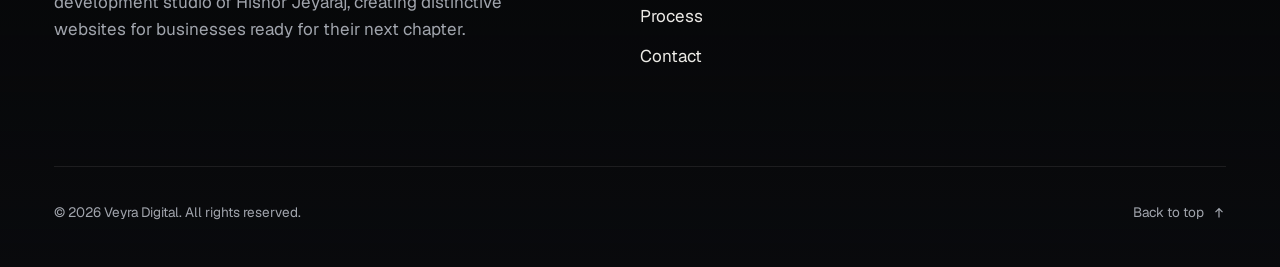
<file: work/crown-blade/index.html>
<!doctype html>
<html lang="en" class="no-js">
<head>
  <meta charset="utf-8">
  <meta name="viewport" content="width=device-width, initial-scale=1, viewport-fit=cover">
  <title>Crown &amp; Blade — Barbershop website concept · Veyra Digital</title>
  <meta name="description" content="Case study: Crown & Blade, a barbershop website concept designed and built by Veyra Digital — visual direction, responsive layout, services and prices, gallery, contact and WhatsApp booking enquiries.">
  <meta name="theme-color" content="#050607">
  <meta name="color-scheme" content="dark">
  <meta property="og:type" content="article">
  <meta property="og:site_name" content="Veyra Digital">
  <meta property="og:title" content="Crown &amp; Blade — Barbershop website concept">
  <meta property="og:description" content="A concept project by Veyra Digital: a premium, mobile-first barbershop website.">
  <meta property="og:image" content="https://hishorx.github.io/veyra-digital/assets/work/crown-blade/og-crown-blade.jpg">
  <meta name="twitter:card" content="summary_large_image">
  <link rel="icon" href="../../favicon.svg" type="image/svg+xml">
  <link rel="icon" href="../../assets/img/favicon-32.png" sizes="32x32" type="image/png">
  <link rel="apple-touch-icon" href="../../assets/img/apple-touch-icon.png">
  <link rel="manifest" href="../../site.webmanifest">
  <link rel="preload" href="../../assets/fonts/geist-var.woff" as="font" type="font/woff" crossorigin>
  <link rel="stylesheet" href="../../assets/css/main.css">
  <script>document.documentElement.classList.replace('no-js', 'js');</script>
<link rel="canonical" href="https://hishorx.github.io/veyra-digital/work/crown-blade/">
<meta property="og:url" content="https://hishorx.github.io/veyra-digital/work/crown-blade/">
</head>
<body>
  <!-- SVG sprite: Veyra symbol, wordmark and icons -->
  <svg width="0" height="0" style="position:absolute" aria-hidden="true" focusable="false">
    <defs>
      <linearGradient id="chromeGrad" x1="0" y1="0" x2="1" y2="1">
        <stop offset="0" stop-color="#f7f8fa"/><stop offset=".35" stop-color="#9aa0a8"/><stop offset=".5" stop-color="#eef0f3"/><stop offset=".75" stop-color="#6d727a"/><stop offset="1" stop-color="#d9dce1"/>
      </linearGradient>
      <symbol id="vd-symbol" viewBox="0 0 64 64"><path d="M5 11h13.5l14.2 38.6L28.9 57z" style="fill:var(--sym-main, currentColor)"/><path d="M59 11h-6.4L35.4 51.6l2.5 4.4z" style="fill:var(--sym-accent, currentColor)"/></symbol>
      <symbol id="vd-wordmark" viewBox="0 -1 513 102"><path d="M0 0H19L40 86L36.4 100ZM78 0H68.5L42.3 94L44.4 98.5ZM109.7 100V0H173.2V12.4H122.7V43.8H171.5V55.9H122.7V87.6H174.3V100ZM242.6 100V59.4L207.3 0H222.6L249.2 46.1L275.7 0H291L255.7 59.4V100ZM320.9 100V0H359.4Q370 0 377.6 3.7Q385.3 7.3 389.5 14.1Q393.6 21 393.6 30.2Q393.6 37 390.5 42.3Q387.4 47.6 382.4 50.7Q377.5 53.8 372 54.2L371.2 52.9Q380.4 52.9 385.7 57.1Q391 61.4 391.8 70.6L394.6 100H381.4L378.9 72.1Q378.4 66 374.6 63Q370.8 60.1 362.2 60.1H333.9V100ZM333.9 47.6H360.5Q369.5 47.6 374.8 43.1Q380 38.6 380 30.2Q380 21.6 374.7 17Q369.3 12.4 359.1 12.4H333.9ZM434.3 100H453.3L474.3 14L470.7 0ZM512.3 100H502.8L476.6 6L478.7 1.5Z"/></symbol>
      <symbol id="i-arrow" viewBox="0 0 16 16"><path d="M2 8h11M9 4l4 4-4 4" fill="none" stroke="currentColor" stroke-width="1.4"/></symbol>
      <symbol id="i-ext" viewBox="0 0 16 16"><path d="M4.5 11.5l7-7M6 4.5h5.5V10" fill="none" stroke="currentColor" stroke-width="1.4"/></symbol>
      <symbol id="i-up" viewBox="0 0 16 16"><path d="M8 13V3M4 7l4-4 4 4" fill="none" stroke="currentColor" stroke-width="1.4"/></symbol>
    </defs>
  </svg>
  <a class="skip-link" href="#main">Skip to content</a>
  <div class="atmos" aria-hidden="true"></div>
  <div class="grain" aria-hidden="true"></div>

  <header class="site-header" id="top">
    <div class="wrap">
      <a class="brand" href="../../index.html" aria-label="Veyra Digital — home">
        <svg class="wm" viewBox="0 -1 513 102" aria-hidden="true"><use href="#vd-wordmark"/></svg>
        <span class="brand-sub" aria-hidden="true">DIGITAL</span>
      </a>
      <nav class="nav-links" aria-label="Primary">
        <a href="../../index.html#work" aria-current="page">Work</a>
        <a href="../../index.html#services">Services</a>
        <a href="../../index.html#studio">Studio</a>
        <a href="../../index.html#contact">Contact</a>
      </nav>
      <a class="btn btn--chrome btn--sm nav-cta magnetic" href="../../index.html#contact">Start a project</a>
      <button class="menu-btn" type="button" aria-expanded="false" aria-controls="mobile-menu">
        <span class="menu-label">Menu</span><span class="bars" aria-hidden="true"></span>
      </button>
    </div>
  </header>

  <div class="mobile-menu" id="mobile-menu" role="dialog" aria-modal="true" aria-label="Site menu" hidden>
    <nav aria-label="Mobile">
      <ol>
        <li><a href="../../index.html#work">Work</a></li>
        <li><a href="../../index.html#services">Services</a></li>
        <li><a href="../../index.html#studio">Studio</a></li>
        <li><a href="../../index.html#contact">Contact</a></li>
      </ol>
    </nav>
    <div class="mm-foot">
      <a class="btn btn--chrome btn--block" href="../../index.html#contact">Start a project <svg class="arr" aria-hidden="true"><use href="#i-arrow"/></svg></a>
      <div class="mm-contacts">
        <a href="mailto:hishor0526l@gmail.com">hishor0526l@gmail.com</a>
        <a href="https://www.instagram.com/hishor_06/" target="_blank" rel="noopener noreferrer">Instagram<span class="sr-only"> (opens in a new tab)</span></a>
      </div>
    </div>
  </div>

  <main id="main" tabindex="-1">
    <article aria-labelledby="cs-title">
      <!-- Intro -->
      <header class="cs-hero">
        <div class="wrap">
          <a class="crumb" href="../../index.html#work"><svg aria-hidden="true" style="transform:scaleX(-1)"><use href="#i-arrow"/></svg> Back to selected work</a>
          <span class="chip">Concept project</span>
          <h1 class="cs-title" id="cs-title">Crown <em>&amp;</em> Blade</h1>
          <p class="cs-sub">Barbershop website concept</p>

          <div class="cs-intro">
            <div style="display:grid;gap:28px">
              <p class="lede" style="max-width:52ch">A premium, mobile-first website for a fictional barbershop. The brief Veyra Digital set itself: show how a local business can look established online, explain its services and prices at a glance, and turn interest into an appointment enquiry — without a booking system or stock photography.</p>
              <div class="actions">
                <a class="btn btn--chrome magnetic" href="https://hishorx.github.io/crown-blade/" target="_blank" rel="noopener noreferrer">View live demo <svg class="arr arr--ext" aria-hidden="true"><use href="#i-ext"/></svg><span class="sr-only"> (opens in a new tab)</span></a>
                <a class="btn btn--ghost magnetic" href="#visual-direction">Read the case study</a>
              </div>
            </div>
            <div style="display:grid;gap:24px">
              <dl class="meta-grid">
                <div><dt>Type</dt><dd>Concept project</dd></div>
                <div><dt>Sector</dt><dd>Barbershop</dd></div>
                <div><dt>Scope</dt><dd>Visual design, content structure, responsive build</dd></div>
                <div><dt>Stack</dt><dd>React, Vite, Tailwind CSS</dd></div>
                <div><dt>Hosting</dt><dd>GitHub Pages</dd></div>
                <div><dt>Bookings</dt><dd>WhatsApp enquiry links</dd></div>
              </dl>
              <p class="honest"><b>About this project</b>Crown &amp; Blade is not a real business or a paying client. It was created by Veyra Digital as a portfolio piece. The shop name, address, phone number, prices, story and reviews on the demo are placeholders, and the demo says so clearly.</p>
            </div>
          </div>
        </div>
      </header>

      <div class="wrap">
        <figure class="cs-figure reveal">
          <div class="frame vt-hero">
            <div class="bar" aria-hidden="true"><i></i><i></i><i></i><span>crown-blade · desktop · 1440 px</span></div>
            <div class="shot" style="aspect-ratio:16/10">
              <img src="../../assets/work/crown-blade/desktop-hero.webp" width="1600" height="1000" decoding="async" fetchpriority="high"
                   alt="Crown &amp; Blade homepage on desktop: a demo notice bar, the header with a crown monogram, an oversized serif Crown &amp; Blade headline in ivory with a muted gold ampersand, WhatsApp enquiry and services buttons, and an animated barber pole.">
            </div>
          </div>
          <figcaption>The homepage hero on a 1440 px desktop screen.</figcaption>
        </figure>
      </div>

      <!-- 01 Visual direction -->
      <section class="cs-chapter" id="visual-direction" aria-labelledby="c1">
        <div class="wrap">
          <div class="cs-chapter-head">
            <span class="label label--line"><span class="idx">01</span> Visual direction</span>
            <h2 id="c1" class="reveal">Classic barbershop, <span class="serif-em">sharpened.</span></h2>
            <ul class="cs-points reveal">
              <li><b>Palette:</b> black, charcoal and graphite with warm ivory text and a single muted gold accent.</li>
              <li><b>Type:</b> Bodoni Moda for display and prices, with Hanken Grotesk for comfortable reading.</li>
              <li><b>Motif:</b> an animated barber pole gives the page its identity, so no stock photos are needed.</li>
            </ul>
          </div>
          <div class="pair">
            <figure class="cs-figure reveal" style="margin:0">
              <div class="frame">
                <div class="shot" style="aspect-ratio:16/10">
                  <img src="../../assets/work/crown-blade/desktop-about.webp" width="1600" height="1000" loading="lazy" decoding="async"
                       alt="The About section on an ivory background, with a serif headline A proper barbershop, kept simple, short story paragraphs and a numbered Your visit list: consultation, the cut, hot towel and finish.">
                </div>
              </div>
              <figcaption>An ivory “About” section breaks up the dark page and changes the rhythm.</figcaption>
            </figure>
            <figure class="cs-figure reveal" style="margin:0;--d:.1s">
              <div class="frame frame--phone">
                <div class="shot"><img src="../../assets/work/crown-blade/mobile-about.webp" width="780" height="1688" loading="lazy" decoding="async" alt="The About section on a phone, with the story text and numbered visit steps stacked in a single column."></div>
              </div>
              <figcaption>The same section on a phone.</figcaption>
            </figure>
          </div>
        </div>
      </section>

      <!-- 02 Responsive layout -->
      <section class="cs-chapter" id="responsive" aria-labelledby="c2">
        <div class="wrap">
          <div class="cs-chapter-head">
            <span class="label label--line"><span class="idx">02</span> Responsive layout</span>
            <h2 id="c2" class="reveal">Designed for the phone <span class="serif-em">first.</span></h2>
            <ul class="cs-points reveal">
              <li>The mobile layout was designed first rather than shrunk down from desktop.</li>
              <li>The headline stacks, primary actions become full-width touch targets, and the barber pole turns horizontal.</li>
              <li>The menu opens as a full-screen panel with large links. It closes with Escape and keeps keyboard focus inside while open.</li>
            </ul>
          </div>
          <div class="trio">
            <figure class="cs-figure reveal" style="margin:0">
              <div class="frame frame--phone"><div class="shot"><img src="../../assets/work/crown-blade/mobile-hero.webp" width="780" height="1688" loading="lazy" decoding="async" alt="Crown &amp; Blade on a phone: stacked headline, full-width gold Enquire on WhatsApp button and outlined services button, then opening times and address."></div></div>
              <figcaption>Hero</figcaption>
            </figure>
            <figure class="cs-figure reveal" style="margin:0;--d:.08s">
              <div class="frame frame--phone"><div class="shot"><img src="../../assets/work/crown-blade/mobile-menu.webp" width="780" height="1688" loading="lazy" decoding="async" alt="The open mobile menu: large serif links for Services, Gallery, About, Reviews and Contact, with a full-width WhatsApp button at the bottom."></div></div>
              <figcaption>Full-screen menu</figcaption>
            </figure>
            <figure class="cs-figure reveal" style="margin:0;--d:.16s">
              <div class="frame frame--phone"><div class="shot"><img src="../../assets/work/crown-blade/mobile-gallery.webp" width="780" height="1688" loading="lazy" decoding="async" alt="The gallery on a phone, arranged as a two-column grid of illustrated placeholder tiles with serif captions."></div></div>
              <figcaption>Gallery grid</figcaption>
            </figure>
          </div>
        </div>
      </section>

      <!-- 03 Services & prices -->
      <section class="cs-chapter" id="services-prices" aria-labelledby="c3">
        <div class="wrap">
          <div class="cs-chapter-head">
            <span class="label label--line"><span class="idx">03</span> Services &amp; prices</span>
            <h2 id="c3" class="reveal">A price list you can <span class="serif-em">read at a glance.</span></h2>
            <ul class="cs-points reveal">
              <li>Services are grouped into <b>haircuts, shaves, beard and packages</b>, the way customers think about them.</li>
              <li>Each item reads like a printed price list: name, dotted leader, price in the display face, a one-line description and the duration.</li>
              <li>A note under the heading says plainly that the prices are sample figures for the demo.</li>
            </ul>
          </div>
          <div class="pair">
            <figure class="cs-figure reveal" style="margin:0">
              <div class="frame"><div class="shot" style="aspect-ratio:16/10"><img src="../../assets/work/crown-blade/desktop-services.webp" width="1600" height="1000" loading="lazy" decoding="async" alt="The Services and prices section on desktop: two columns headed Haircuts and Shaves, each item with a name, dotted leader, price such as $35, a description and a duration in minutes."></div></div>
              <figcaption>Two columns on desktop, with sample prices and durations.</figcaption>
            </figure>
            <figure class="cs-figure reveal" style="margin:0;--d:.1s">
              <div class="frame frame--phone"><div class="shot"><img src="../../assets/work/crown-blade/mobile-services.webp" width="780" height="1688" loading="lazy" decoding="async" alt="The price list on a phone in a single column, with each service name, price, description and duration still easy to scan."></div></div>
              <figcaption>One column on mobile.</figcaption>
            </figure>
          </div>
        </div>
      </section>

      <!-- 04 Gallery -->
      <section class="cs-chapter" id="gallery" aria-labelledby="c4">
        <div class="wrap">
          <div class="cs-chapter-head">
            <span class="label label--line"><span class="idx">04</span> Gallery</span>
            <h2 id="c4" class="reveal">Ready for the shop’s <span class="serif-em">own photos.</span></h2>
            <ul class="cs-points reveal">
              <li>An editorial grid with one large feature tile and smaller supporting tiles.</li>
              <li>Until real photography exists, illustrated tiles show the subject — fades, shaves, crops — and each is labelled “Placeholder”.</li>
              <li>Swapping in real photos is a one-line change per tile in the site’s content file.</li>
            </ul>
          </div>
          <figure class="cs-figure reveal" style="margin:0">
            <div class="frame"><div class="shot"><img src="../../assets/work/crown-blade/desktop-gallery.webp" width="1600" height="1782" loading="lazy" decoding="async" alt="The From the chair gallery section on desktop: a large skin fade tile with a clipper illustration beside smaller tiles for hot-towel shave, textured crop, the chair, beard sculpt and the shop, each labelled Placeholder."></div></div>
            <figcaption>The gallery section, with clearly labelled placeholder tiles.</figcaption>
          </figure>
        </div>
      </section>

      <!-- 05 Contact & booking enquiries -->
      <section class="cs-chapter" id="enquiries" aria-labelledby="c5">
        <div class="wrap">
          <div class="cs-chapter-head">
            <span class="label label--line"><span class="idx">05</span> Contact &amp; enquiries</span>
            <h2 id="c5" class="reveal">From interest to <span class="serif-em">appointment enquiry.</span></h2>
            <ul class="cs-points reveal">
              <li><b>WhatsApp enquiry links</b> open a chat with a pre-filled message asking about an appointment, with spaces for the service and a preferred day and time.</li>
              <li>The site is honest about how booking works: it does not take live bookings, and an appointment is confirmed once the shop replies.</li>
              <li>A floating “Enquire” button appears after the hero, and the contact section brings together the address, a directions link, phone, email and opening hours.</li>
            </ul>
          </div>
          <div class="pair">
            <figure class="cs-figure reveal" style="margin:0">
              <div class="frame"><div class="shot" style="aspect-ratio:16/10"><img src="../../assets/work/crown-blade/desktop-contact.webp" width="1600" height="1000" loading="lazy" decoding="async" alt="The contact section on desktop: an Appointment enquiries panel with a Start a WhatsApp enquiry button and a note that the site does not take live bookings, beside the address, directions link and opening hours."></div></div>
              <figcaption>The appointment enquiry panel, address and opening hours.</figcaption>
            </figure>
            <figure class="cs-figure reveal" style="margin:0;--d:.1s">
              <div class="frame frame--phone"><div class="shot"><img src="../../assets/work/crown-blade/mobile-contact.webp" width="780" height="1688" loading="lazy" decoding="async" alt="The contact section on a phone with the WhatsApp enquiry button at full width."></div></div>
              <figcaption>Enquiry panel on mobile.</figcaption>
            </figure>
          </div>
        </div>
      </section>

      <!-- 06 Whole page -->
      <section class="cs-chapter" id="full-page" aria-labelledby="c6">
        <div class="wrap">
          <div class="cs-chapter-head">
            <span class="label label--line"><span class="idx">06</span> The whole page</span>
            <h2 id="c6" class="reveal">Built to be <span class="serif-em">used by everyone.</span></h2>
            <ul class="cs-points reveal">
              <li>A skip link, visible focus styles and a keyboard-friendly menu.</li>
              <li>Motion is limited to one entrance sequence and the turning pole, and switches off for visitors who prefer reduced motion.</li>
              <li>Search and sharing tags, a share image and structured data are included, ready to be filled in with a real shop’s details.</li>
            </ul>
          </div>
          <div class="pair pair--flip">
            <figure class="cs-figure reveal" style="margin:0">
              <div class="frame frame--phone">
                <div class="shot scroller" tabindex="0" role="region" aria-label="Full-length mobile page preview, scrollable" style="aspect-ratio:390/844;height:auto">
                  <img src="../../assets/work/crown-blade/mobile-full.webp" width="600" height="14043" loading="lazy" decoding="async" alt="The complete Crown &amp; Blade page on a phone, from the hero through services and prices, gallery, about, reviews labelled as fictional, contact and footer.">
                </div>
              </div>
              <p class="scroller-hint">Scroll inside the phone</p>
            </figure>
            <figure class="cs-figure reveal" style="margin:0;--d:.1s">
              <div class="frame">
                <div class="bar" aria-hidden="true"><i></i><i></i><i></i><span>crown-blade · full page</span></div>
                <div class="shot scroller" tabindex="0" role="region" aria-label="Full-length desktop page preview, scrollable">
                  <img src="../../assets/work/crown-blade/desktop-full.webp" width="1200" height="5808" loading="lazy" decoding="async" alt="The complete Crown &amp; Blade page on desktop, from the hero to the footer.">
                </div>
              </div>
              <p class="scroller-hint">Scroll inside the frame to see the full desktop page</p>
            </figure>
          </div>
        </div>
      </section>

      <!-- Next -->
      <section class="cs-next" aria-labelledby="next-title">
        <div class="wrap">
          <span class="label label--line">Next step</span>
          <h2 class="h2" id="next-title" style="margin-top:24px">Have a business that deserves <span class="serif-em">this level of care?</span></h2>
          <div class="actions">
            <a class="btn btn--chrome magnetic" href="../../index.html#contact">Discuss your project <svg class="arr" aria-hidden="true"><use href="#i-arrow"/></svg></a>
            <a class="btn btn--ghost magnetic" href="https://hishorx.github.io/crown-blade/" target="_blank" rel="noopener noreferrer">View live demo <svg class="arr arr--ext" aria-hidden="true"><use href="#i-ext"/></svg><span class="sr-only"> (opens in a new tab)</span></a>
            <a class="btn btn--ghost magnetic" href="../../index.html#work">Back to selected work</a>
          </div>
        </div>
      </section>
    </article>
  </main>

  <footer class="site-footer">
    <div class="wrap">
      <div class="footer-grid">
        <div class="footer-brand">
          <svg class="wm" viewBox="0 -1 513 102" role="img" aria-label="Veyra Digital"><use href="#vd-wordmark"/></svg>
          <p>Veyra Digital is the independent web design and development studio of Hishor Jeyaraj, creating distinctive websites for businesses ready for their next chapter.</p>
        </div>
        <div class="footer-col">
          <h2>Navigate</h2>
          <ul>
            <li><a href="../../index.html#work">Work</a></li>
            <li><a href="../../index.html#services">Services</a></li>
            <li><a href="../../index.html#studio">Studio</a></li>
            <li><a href="../../index.html#process">Process</a></li>
            <li><a href="../../index.html#contact">Contact</a></li>
          </ul>
        </div>
        <div class="footer-col">
          <h2>Contact</h2>
          <ul>
            <li><a href="mailto:hishor0526l@gmail.com">hishor0526l@gmail.com</a></li>
            <li><a href="https://www.instagram.com/hishor_06/" target="_blank" rel="noopener noreferrer">Instagram — @hishor_06<span class="sr-only"> (opens in a new tab)</span></a></li>
          </ul>
        </div>
      </div>
      <div class="footer-base">
        <p>© <span data-year>2026</span> Veyra Digital. All rights reserved.</p>
        <a class="to-top" href="#top">Back to top <svg width="14" height="14" aria-hidden="true"><use href="#i-up"/></svg></a>
      </div>
    </div>
  </footer>

  <script src="../../assets/js/main.js" defer></script>
</body>
</html>
</file>
<file: assets/css/main.css>
/* ==========================================================================
   Veyra Digital — design system
   Obsidian · porcelain · electric blue · liquid chrome
   ========================================================================== */

@font-face { font-family: "Geist"; src: url("../fonts/geist-var.woff") format("woff"); font-weight: 100 900; font-display: swap; }
@font-face { font-family: "Geist Mono"; src: url("../fonts/geist-mono-var.woff") format("woff"); font-weight: 100 900; font-display: swap; }
@font-face { font-family: "Instrument Serif"; src: url("../fonts/instrument-serif.woff") format("woff"); font-weight: 400; font-style: normal; font-display: swap; }
@font-face { font-family: "Instrument Serif"; src: url("../fonts/instrument-serif-italic.woff") format("woff"); font-weight: 400; font-style: italic; font-display: swap; }

:root {
  color-scheme: dark;
  --bg: #050607;
  --bg-2: #0a0b0e;
  --bg-3: #111318;
  --bg-4: #181b21;
  --text: #eceae6;          /* porcelain */
  --muted: #a1a5ad;         /* 8.1:1 on --bg */
  --dim: #767b84;           /* decorative / large only */
  --line: rgba(236, 234, 230, 0.09);
  --line-2: rgba(236, 234, 230, 0.16);
  --blue: #3d8bff;          /* electric blue */
  --blue-ink: #7fb2ff;      /* blue text on dark, 8.9:1 */
  --blue-glow: rgba(61, 139, 255, 0.35);
  --chrome: linear-gradient(135deg, #f7f8fa 0%, #b9bec6 22%, #6d727a 46%, #eef0f3 58%, #8c9199 78%, #d9dce1 100%);
  --brushed: repeating-linear-gradient(90deg, rgba(255,255,255,0.035) 0 1px, transparent 1px 3px), linear-gradient(180deg, #1d2026, #0e1014);

  --f-sans: "Geist", ui-sans-serif, system-ui, -apple-system, "Segoe UI", Roboto, sans-serif;
  --f-serif: "Instrument Serif", "Times New Roman", Georgia, serif;
  --f-mono: "Geist Mono", ui-monospace, "SFMono-Regular", Menlo, Consolas, monospace;

  --gutter: clamp(16px, 4.2vw, 64px);
  --max: 1480px;
  --nav-h: 76px;
  --ease: cubic-bezier(0.22, 1, 0.36, 1);
  --ease-io: cubic-bezier(0.65, 0, 0.35, 1);
  --radius: 2px;
}

*, *::before, *::after { box-sizing: border-box; }
html { -webkit-text-size-adjust: 100%; text-size-adjust: 100%; scroll-padding-top: calc(var(--nav-h) + 12px); }
@media (prefers-reduced-motion: no-preference) { html { scroll-behavior: smooth; } }
body {
  margin: 0;
  background: var(--bg);
  color: var(--text);
  font-family: var(--f-sans);
  font-size: clamp(1rem, 0.96rem + 0.2vw, 1.0625rem);
  line-height: 1.6;
  font-weight: 400;
  -webkit-font-smoothing: antialiased;
  -moz-osx-font-smoothing: grayscale;
  overflow-x: clip;
  min-height: 100vh;
}
img, svg, canvas { display: block; max-width: 100%; }
img { height: auto; }
a { color: inherit; text-decoration: none; }
button, input, select, textarea { font: inherit; color: inherit; }
p { margin: 0; }
h1, h2, h3, h4 { margin: 0; font-weight: 400; }
ul, ol { margin: 0; padding: 0; list-style: none; }
::selection { background: var(--blue); color: #fff; }

:focus { outline: none; }
:focus-visible {
  outline: 2px solid var(--blue-ink);
  outline-offset: 3px;
  border-radius: 3px;
}

.sr-only {
  position: absolute !important; width: 1px; height: 1px; padding: 0; margin: -1px;
  overflow: hidden; clip: rect(0 0 0 0); white-space: nowrap; border: 0;
}
.skip-link {
  position: fixed; left: 16px; top: 12px; z-index: 200;
  padding: 12px 18px; background: var(--text); color: var(--bg); font-weight: 500;
  transform: translateY(-160%); transition: transform 0.2s var(--ease);
}
.skip-link:focus-visible { transform: none; }

/* ---------- Atmosphere: grain + architectural grid ---------- */
.atmos {
  position: fixed; inset: 0; z-index: 0; pointer-events: none;
  background:
    radial-gradient(60vw 50vh at 78% 8%, rgba(61, 139, 255, 0.07), transparent 70%),
    radial-gradient(50vw 60vh at 0% 100%, rgba(120, 130, 150, 0.05), transparent 70%);
}
.atmos::before {
  content: ""; position: absolute; inset: 0 var(--gutter);
  max-width: var(--max); margin: 0 auto;
  background-image: linear-gradient(90deg, var(--line) 1px, transparent 1px);
  background-size: calc(100% / 4) 100%;
  border-right: 1px solid var(--line);
  opacity: 0.55;
  mask-image: linear-gradient(180deg, transparent, #000 12%, #000 88%, transparent);
}
@media (min-width: 900px) { .atmos::before { background-size: calc(100% / 12 * 3) 100%; } }
.grain {
  position: fixed; inset: -50%; z-index: 100; pointer-events: none; opacity: 0.07;
  background-image: url("data:image/svg+xml,%3Csvg xmlns='http://www.w3.org/2000/svg' width='180' height='180'%3E%3Cfilter id='n'%3E%3CfeTurbulence type='fractalNoise' baseFrequency='.9' numOctaves='2' stitchTiles='stitch'/%3E%3CfeColorMatrix values='0 0 0 0 1 0 0 0 0 1 0 0 0 0 1 0 0 0 .55 0'/%3E%3C/filter%3E%3Crect width='100%25' height='100%25' filter='url(%23n)'/%3E%3C/svg%3E");
}
main, .site-footer { position: relative; z-index: 1; }

/* ---------- Layout primitives ---------- */
.wrap { width: 100%; max-width: calc(var(--max) + var(--gutter) * 2); margin: 0 auto; padding: 0 var(--gutter); }
.section { position: relative; padding: clamp(96px, 14vw, 200px) 0; }
.section + .section { border-top: 1px solid var(--line); }

.label {
  font-family: var(--f-mono); font-size: 0.75rem; letter-spacing: 0.14em; text-transform: uppercase;
  color: var(--muted); display: inline-flex; align-items: center; gap: 12px;
}
.label .idx { color: var(--blue-ink); }
.label--line::before { content: ""; width: 36px; height: 1px; background: var(--line-2); }

.display {
  font-family: var(--f-sans); font-weight: 300; letter-spacing: -0.05em; line-height: 0.92;
  font-size: clamp(2.6rem, 1.4rem + 6.2vw, 7.6rem);
  text-wrap: balance;
}
.display em, .serif-em { font-family: var(--f-serif); font-style: italic; font-weight: 400; letter-spacing: -0.02em; }
.h2 { font-weight: 300; letter-spacing: -0.04em; line-height: 1; font-size: clamp(2.1rem, 1.3rem + 3.6vw, 4.6rem); text-wrap: balance; }
.h3 { font-weight: 400; letter-spacing: -0.03em; line-height: 1.08; font-size: clamp(1.5rem, 1.15rem + 1.4vw, 2.35rem); }
.lede { font-size: clamp(1.1rem, 1rem + 0.45vw, 1.35rem); line-height: 1.55; color: var(--muted); max-width: 44ch; text-wrap: pretty; }
.lede strong { color: var(--text); font-weight: 400; }
.body { color: var(--muted); max-width: 60ch; text-wrap: pretty; }
.body + .body { margin-top: 1em; }

.section-head { display: grid; gap: 28px; margin-bottom: clamp(56px, 8vw, 112px); }
@media (min-width: 960px) {
  .section-head { grid-template-columns: 3fr 9fr; align-items: start; }
  .section-head .label { padding-top: 0.9em; }
}

/* ---------- Buttons ---------- */
.btn {
  --mx: 0px; --my: 0px;
  position: relative; display: inline-flex; align-items: center; justify-content: center; gap: 12px;
  min-height: 52px; padding: 0 26px; border-radius: 999px;
  font-size: 0.95rem; font-weight: 500; letter-spacing: -0.005em; white-space: nowrap;
  border: 1px solid transparent; cursor: pointer; isolation: isolate;
  transform: translate3d(var(--mx), var(--my), 0);
  transition: transform 0.35s var(--ease), background-color 0.3s, border-color 0.3s, color 0.3s, box-shadow 0.3s;
}
.btn:active { transform: translate3d(var(--mx), var(--my), 0) scale(0.97); transition-duration: 0.08s; }
.btn .arr { width: 16px; height: 16px; flex: none; transition: transform 0.35s var(--ease); }
.btn:hover .arr { transform: translateX(3px); }
.btn:hover .arr--ext { transform: translate(2px, -2px); }

.btn--chrome {
  color: #07080a; background: var(--chrome); background-size: 220% 220%; background-position: 0% 50%;
  box-shadow: inset 0 1px 0 rgba(255,255,255,0.7), inset 0 -1px 0 rgba(0,0,0,0.25), 0 10px 30px -12px rgba(61,139,255,0.5);
  transition: transform 0.35s var(--ease), background-position 0.9s var(--ease), box-shadow 0.3s;
}
.btn--chrome:hover { background-position: 100% 50%; box-shadow: inset 0 1px 0 rgba(255,255,255,0.8), inset 0 -1px 0 rgba(0,0,0,0.25), 0 14px 40px -10px rgba(61,139,255,0.7); }
.btn--ghost { border-color: var(--line-2); background: rgba(236,234,230,0.02); backdrop-filter: blur(6px); }
.btn--ghost:hover { border-color: rgba(127,178,255,0.6); background: rgba(61,139,255,0.08); }
.btn--blue { background: var(--blue); color: #fff; box-shadow: 0 10px 30px -10px var(--blue-glow); }
.btn--blue:hover { background: #5a9cff; }
.btn--sm { min-height: 44px; padding: 0 20px; font-size: 0.9rem; }
.btn--block { width: 100%; }

.link {
  display: inline-flex; align-items: center; gap: 8px; color: var(--text);
  background: linear-gradient(currentColor, currentColor) 0 100% / 100% 1px no-repeat;
  padding-bottom: 2px; transition: background-size 0.4s var(--ease), color 0.2s;
}
.link:hover { color: var(--blue-ink); background-size: 0% 1px; background-position: 100% 100%; }

/* ---------- Header / navigation ---------- */
.site-header {
  position: sticky; top: 0; z-index: 50; height: var(--nav-h);
  transition: background-color 0.4s, border-color 0.4s, backdrop-filter 0.4s;
  border-bottom: 1px solid transparent;
}
.site-header.is-scrolled {
  background: rgba(6, 7, 9, 0.72);
  backdrop-filter: blur(18px) saturate(140%);
  -webkit-backdrop-filter: blur(18px) saturate(140%);
  border-bottom-color: var(--line);
}
.site-header .wrap { height: 100%; display: flex; align-items: center; justify-content: space-between; gap: 24px; }
.brand { display: inline-flex; align-items: center; gap: 14px; min-height: 44px; }
.brand svg.wm { height: 17px; width: auto; fill: var(--text); }
.brand .brand-sub { font-family: var(--f-mono); font-size: 0.66rem; letter-spacing: 0.32em; color: var(--muted); padding-left: 14px; border-left: 1px solid var(--line-2); line-height: 1; }
.nav-links { display: none; }
.nav-cta { display: none; }
.nav-links a {
  position: relative; display: inline-flex; align-items: center; min-height: 44px; padding: 0 16px;
  font-size: 0.92rem; color: var(--muted); transition: color 0.25s;
}
.nav-links a::after {
  content: ""; position: absolute; left: 16px; right: 16px; bottom: 9px; height: 1px; background: var(--blue-ink);
  transform: scaleX(0); transform-origin: right; transition: transform 0.4s var(--ease);
}
.nav-links a:hover, .nav-links a[aria-current="true"], .nav-links a[aria-current="page"] { color: var(--text); }
.nav-links a:hover::after, .nav-links a[aria-current="true"]::after, .nav-links a[aria-current="page"]::after { transform: scaleX(1); transform-origin: left; }
.menu-btn {
  display: inline-flex; align-items: center; gap: 12px; min-height: 48px; min-width: 48px; padding: 0 6px 0 16px;
  background: none; border: 1px solid var(--line-2); border-radius: 999px; cursor: pointer; font-size: 0.88rem;
}
.menu-btn .bars { position: relative; width: 36px; height: 36px; border-radius: 50%; background: rgba(236,234,230,0.06); }
.menu-btn .bars::before, .menu-btn .bars::after {
  content: ""; position: absolute; left: 11px; right: 11px; height: 1.5px; background: var(--text);
  transition: transform 0.4s var(--ease), top 0.4s var(--ease);
}
.menu-btn .bars::before { top: 14px; }
.menu-btn .bars::after { top: 20px; }
.menu-btn[aria-expanded="true"] .bars::before { top: 17px; transform: rotate(45deg); }
.menu-btn[aria-expanded="true"] .bars::after { top: 17px; transform: rotate(-45deg); }

@media (min-width: 900px) {
  .nav-links { display: flex; align-items: center; gap: 4px; margin-left: auto; }
  .nav-cta { display: inline-flex; }
  .menu-btn { display: none; }
}
@media (max-width: 420px) { .brand .brand-sub { display: none; } }

/* Mobile menu */
.mobile-menu {
  position: fixed; inset: 0; z-index: 60; display: flex; flex-direction: column;
  padding: calc(var(--nav-h) + 8px) var(--gutter) max(24px, env(safe-area-inset-bottom));
  background: rgba(5, 6, 7, 0.97);
  backdrop-filter: blur(20px); -webkit-backdrop-filter: blur(20px);
  visibility: hidden; opacity: 0; transition: opacity 0.35s var(--ease), visibility 0s linear 0.35s;
  overflow-y: auto;
}
.mobile-menu.is-open { visibility: visible; opacity: 1; transition: opacity 0.35s var(--ease); }
.mobile-menu nav ol { border-top: 1px solid var(--line); counter-reset: m; }
.mobile-menu nav li { border-bottom: 1px solid var(--line); counter-increment: m; }
.mobile-menu nav a {
  display: flex; align-items: baseline; justify-content: space-between; gap: 16px; min-height: 76px; padding: 14px 0;
  font-size: clamp(2.2rem, 10vw, 3.2rem); font-weight: 300; letter-spacing: -0.04em; line-height: 1;
  transform: translateY(12px); opacity: 0; transition: transform 0.5s var(--ease), opacity 0.5s var(--ease), color 0.2s;
}
.mobile-menu nav a::after { content: "0" counter(m); font-family: var(--f-mono); font-size: 0.75rem; letter-spacing: 0.1em; color: var(--dim); }
.mobile-menu.is-open nav a { transform: none; opacity: 1; }
.mobile-menu.is-open nav li:nth-child(2) a { transition-delay: 0.04s; }
.mobile-menu.is-open nav li:nth-child(3) a { transition-delay: 0.08s; }
.mobile-menu.is-open nav li:nth-child(4) a { transition-delay: 0.12s; }
.mobile-menu nav a:active { color: var(--blue-ink); }
.mobile-menu .mm-foot { margin-top: auto; padding-top: 32px; display: grid; gap: 18px; }
.mobile-menu .mm-contacts { display: flex; flex-wrap: wrap; gap: 8px 24px; font-size: 0.95rem; color: var(--muted); }
.mobile-menu .mm-contacts a { min-height: 44px; display: inline-flex; align-items: center; }
.site-header { z-index: 70; }
body.menu-open { overflow: hidden; }

/* ---------- Hero ---------- */
.hero {
  position: relative; min-height: calc(100svh - var(--nav-h)); margin-top: 0;
  display: grid; align-items: end; overflow: hidden; isolation: isolate;
  padding: clamp(32px, 6vh, 72px) 0 clamp(28px, 5vh, 56px);
}
.hero-stage { position: absolute; inset: 0; z-index: -1; pointer-events: none; }
.hero-stage canvas { position: absolute; inset: 0; width: 100%; height: 100%; opacity: 0; transition: opacity 1.2s var(--ease); -webkit-mask-image: linear-gradient(180deg, transparent, #000 14%, #000 86%, transparent); mask-image: linear-gradient(180deg, transparent, #000 14%, #000 86%, transparent); }
.hero-stage.is-live canvas { opacity: 1; }
.hero-stage .fallback {
  position: absolute; right: 1%; top: 3%; width: min(50vw, 74vh, 720px); aspect-ratio: 1;
  object-fit: contain; opacity: 0; transition: opacity 1.2s var(--ease);
}
.hero-stage.is-fallback .fallback { opacity: 1; }
.hero-stage::after {
  /* floor haze + text-safe gradient */
  content: ""; position: absolute; inset: 0;
  background:
    radial-gradient(40% 30% at 70% 88%, rgba(61,139,255,0.10), transparent 70%),
    linear-gradient(90deg, rgba(5,6,7,0.0) 40%, rgba(5,6,7,0) 100%);
}
.hero-inner { display: grid; gap: clamp(28px, 4vh, 44px); position: relative; }
.hero-kicker { display: flex; justify-content: space-between; gap: 16px; flex-wrap: wrap; }
.hero h1 {
  font-weight: 300; letter-spacing: -0.058em; line-height: 0.86;
  font-size: clamp(3.3rem, 0.9rem + 10.6vw, 12.4rem);
  margin-left: -0.04em;
}
.hero h1 .ln { display: block; overflow: clip; padding-bottom: 0.06em; margin-bottom: -0.06em; }
.hero h1 .ln > span { display: inline-block; }
.hero h1 .apart { font-family: var(--f-serif); font-style: italic; font-weight: 400; letter-spacing: -0.03em; padding-left: 0.9em; }
.hero h1 .apart .dot { color: var(--blue); font-style: normal; }
.hero-foot { display: grid; gap: 28px; align-items: end; }
.hero-copy { display: grid; gap: 28px; }
.hero-foot .lede { color: #c3c6cc; max-width: 36ch; }
.hero-actions { display: flex; flex-wrap: wrap; gap: 12px; }
.hero-meta {
  display: grid; grid-template-columns: repeat(2, minmax(0,1fr)); gap: 16px 24px; padding-top: 24px; border-top: 1px solid var(--line);
  font-size: 0.82rem; color: var(--muted);
}
.hero-meta dt { font-family: var(--f-mono); font-size: 0.68rem; letter-spacing: 0.14em; text-transform: uppercase; color: var(--dim); margin-bottom: 4px; }
.hero-meta dd { margin: 0; color: var(--text); }
.scroll-cue { display: none; }

@media (min-width: 900px) {
  .hero-foot { grid-template-columns: minmax(0, 1fr); gap: 40px; }
  .hero-meta { grid-template-columns: repeat(3, minmax(0, 1fr)); grid-column: 1 / -1; }
  .scroll-cue {
    display: inline-flex; align-items: center; gap: 12px; justify-self: end;
    font-family: var(--f-mono); font-size: 0.7rem; letter-spacing: 0.16em; text-transform: uppercase; color: var(--muted);
  }
  .scroll-cue i { position: relative; width: 1px; height: 44px; background: var(--line-2); overflow: hidden; }
  .scroll-cue i::after { content: ""; position: absolute; left: 0; top: -40%; width: 1px; height: 40%; background: var(--blue-ink); animation: cue 2.4s var(--ease-io) infinite; }
}
@keyframes cue { to { top: 100%; } }

@media (max-width: 899px) {
  .hero { align-items: end; min-height: max(640px, calc(100svh - var(--nav-h))); }
  .hero-stage .fallback { width: min(84vw, 440px); right: -12%; top: -2%; }
  .hero-inner { padding-top: min(52vw, 280px); }
  .hero-stage::after { background: linear-gradient(180deg, rgba(5,6,7,0) 25%, rgba(5,6,7,0.75) 62%, var(--bg) 100%); }
}

/* Opening sequence — pure CSS, content is never hidden without motion support */
@media (prefers-reduced-motion: no-preference) {
  .intro .site-header .wrap > * { animation: settle 0.9s var(--ease) 0.55s both; }
  .intro .site-header .nav-links { animation-delay: 0.65s; }
  .intro .site-header .nav-cta { animation-delay: 0.75s; }
  .intro .hero h1 .ln > span { animation: rise 1.1s var(--ease) both; }
  .intro .hero h1 .ln:nth-child(1) > span { animation-delay: 0.15s; }
  .intro .hero h1 .ln:nth-child(2) > span { animation-delay: 0.27s; }
  .intro .hero h1 .ln:nth-child(3) > span { animation-delay: 0.39s; }
  .intro .hero .fade-in { animation: fade 0.9s var(--ease) both; }
  .intro .hero .fade-in.d1 { animation-delay: 0.55s; }
  .intro .hero .fade-in.d2 { animation-delay: 0.7s; }
  .intro .hero .fade-in.d3 { animation-delay: 0.85s; }
  .hero-stage.is-fallback .fallback { animation: float 9s var(--ease-io) infinite alternate; }
}
@keyframes rise { from { transform: translateY(105%); } to { transform: none; } }
@keyframes fade { from { opacity: 0; transform: translateY(14px); } to { opacity: 1; transform: none; } }
@keyframes settle { from { opacity: 0; transform: translateY(-10px); } to { opacity: 1; transform: none; } }
@keyframes float { from { transform: translateY(-1.5%) rotate(-1deg); } to { transform: translateY(1.5%) rotate(1deg); } }

/* ---------- Reveal on scroll (only when JS is active) ---------- */
.js .reveal { opacity: 0; transform: translateY(28px); transition: opacity 1s var(--ease), transform 1.1s var(--ease); transition-delay: var(--d, 0s); }
.js .reveal.is-in { opacity: 1; transform: none; }
@media (prefers-reduced-motion: reduce) {
  .js .reveal { opacity: 1; transform: none; transition: none; }
  *, *::before, *::after { animation-duration: 0.001ms !important; animation-iteration-count: 1 !important; transition-duration: 0.001ms !important; }
}

/* ---------- Work / exhibition ---------- */
.exhibit { display: grid; gap: clamp(40px, 6vw, 88px); }
.exhibit-stage {
  --rx: 0deg; --ry: 0deg; --px: 0px; --py: 0px;
  position: relative; perspective: 1600px; padding: clamp(20px, 4vw, 56px) 0 clamp(36px, 8vw, 96px);
}
.exhibit-stage::before {
  content: ""; position: absolute; inset: 8% -4% 0; z-index: -1;
  background: radial-gradient(50% 50% at 50% 60%, rgba(61,139,255,0.13), transparent 70%);
}
.exhibit-plane { transform: rotateX(var(--rx)) rotateY(var(--ry)); transform-style: preserve-3d; transition: transform 0.9s var(--ease); }
.frame {
  position: relative; border-radius: 10px; padding: 8px; background: linear-gradient(160deg, #2a2e35, #0d0f12 40%, #1b1e24);
  box-shadow: 0 0 0 1px rgba(255,255,255,0.06), 0 40px 120px -40px rgba(0,0,0,0.9), 0 0 60px -30px var(--blue-glow);
}
.frame::before { /* chrome edge light */
  content: ""; position: absolute; inset: 0; border-radius: inherit; padding: 1px; pointer-events: none;
  background: linear-gradient(135deg, rgba(255,255,255,0.45), rgba(255,255,255,0.02) 30%, rgba(127,178,255,0.35) 70%, rgba(255,255,255,0.08));
  -webkit-mask: linear-gradient(#000 0 0) content-box, linear-gradient(#000 0 0); -webkit-mask-composite: xor; mask-composite: exclude;
}
.frame .bar { display: flex; gap: 6px; padding: 4px 6px 10px; }
.frame .bar i { width: 7px; height: 7px; border-radius: 50%; background: #3a3e46; }
.frame .bar span { margin-left: 10px; font-family: var(--f-mono); font-size: 0.66rem; color: var(--dim); letter-spacing: 0.04em; line-height: 7px; }
.shot { position: relative; overflow: hidden; border-radius: 4px; background: #0c0d10; }
.shot img { width: 100%; }
.shot.is-error::after { content: "Preview unavailable"; position: absolute; inset: 0; display: grid; place-items: center; font-family: var(--f-mono); font-size: 0.75rem; color: var(--dim); }
.frame--desk { width: 88%; transform: translate3d(calc(var(--px) * -0.4), calc(var(--py) * -0.4), 0); }
.frame--desk .shot { aspect-ratio: 16 / 10; }
.frame--phone {
  position: absolute; right: 0; bottom: 0; width: 25%; min-width: 120px; border-radius: 26px; padding: 7px;
  transform: translate3d(var(--px), calc(var(--py) + var(--sy, 0px)), 60px);
}
.frame--phone .shot { border-radius: 20px; aspect-ratio: 390 / 844; }
.frame--phone .notch { position: absolute; top: 14px; left: 50%; width: 30%; height: 12px; margin-left: -15%; border-radius: 10px; background: #050607; z-index: 2; }

.exhibit-info { display: grid; gap: 40px; }
.exhibit-info .stick { display: grid; gap: 28px; }
.chip {
  display: inline-flex; align-items: center; gap: 10px; min-height: 30px; padding: 0 14px 0 12px; border-radius: 999px;
  font-family: var(--f-mono); font-size: 0.7rem; letter-spacing: 0.14em; text-transform: uppercase;
  color: var(--blue-ink); border: 1px solid rgba(127,178,255,0.35); background: rgba(61,139,255,0.07);
}
.chip::before { content: ""; width: 6px; height: 6px; border-radius: 50%; background: var(--blue); box-shadow: 0 0 10px var(--blue); }
.project-title { font-weight: 300; letter-spacing: -0.05em; line-height: 0.95; font-size: clamp(2.6rem, 1.6rem + 4.4vw, 6rem); margin-top: 20px; }
.project-title small { display: block; margin-top: 14px; font-size: clamp(1.05rem, 0.95rem + 0.4vw, 1.3rem); letter-spacing: -0.01em; color: var(--muted); }
.meta-grid { display: grid; grid-template-columns: repeat(2, minmax(0,1fr)); border-top: 1px solid var(--line); }
.meta-grid div { padding: 16px 16px 16px 0; border-bottom: 1px solid var(--line); }
.meta-grid dt { font-family: var(--f-mono); font-size: 0.68rem; letter-spacing: 0.14em; text-transform: uppercase; color: var(--dim); }
.meta-grid dd { margin: 6px 0 0; font-size: 0.95rem; }
.notes { counter-reset: n; border-top: 1px solid var(--line); }
.notes li { display: grid; grid-template-columns: 48px 1fr; gap: 4px 12px; padding: 20px 0; border-bottom: 1px solid var(--line); counter-increment: n; }
.notes li::before { content: "0" counter(n); grid-row: span 2; font-family: var(--f-mono); font-size: 0.75rem; color: var(--blue-ink); padding-top: 4px; }
.notes h3 { font-size: 1.08rem; font-weight: 500; letter-spacing: -0.01em; }
.notes p { color: var(--muted); font-size: 0.97rem; max-width: 56ch; }
.actions { display: flex; flex-wrap: wrap; gap: 12px; }

@media (min-width: 1000px) {
  .exhibit-info { grid-template-columns: minmax(0, 5fr) minmax(0, 6fr); gap: 72px; align-items: start; }
  .exhibit-info .stick { position: sticky; top: calc(var(--nav-h) + 32px); display: grid; gap: 32px; }
}
@media (max-width: 640px) {
  .frame { padding: 5px; border-radius: 8px; }
  .frame .bar { display: none; }
  .frame--desk { width: 100%; }
  .frame--phone { position: relative; width: 46%; margin: -22% 4% 0 auto; border-radius: 22px; }
  .exhibit-stage { padding-bottom: 8px; }
}

/* ---------- Services ---------- */
.services { border-top: 1px solid var(--line); counter-reset: s; }
.svc {
  position: relative; display: grid; gap: 20px; padding: clamp(32px, 4.5vw, 56px) 0;
  border-bottom: 1px solid var(--line);
}
.svc::before { /* blue scan line on hover */
  content: ""; position: absolute; left: 0; bottom: -1px; height: 1px; width: 100%; background: var(--blue-ink);
  transform: scaleX(0); transform-origin: left; transition: transform 0.9s var(--ease);
}
.svc:hover::before, .svc:focus-within::before { transform: scaleX(1); }
.svc-num { font-family: var(--f-mono); font-size: 0.78rem; color: var(--blue-ink); letter-spacing: 0.08em; }
.svc h3 { font-weight: 300; letter-spacing: -0.045em; line-height: 1; font-size: clamp(2rem, 1.2rem + 3.2vw, 4.2rem); transition: transform 0.6s var(--ease); }
.svc:hover h3 { transform: translateX(10px); }
.svc .body { font-size: 1.02rem; }
.svc-demo { width: 100%; max-width: 360px; aspect-ratio: 16 / 10; color: var(--dim); }
.svc-demo svg { width: 100%; height: 100%; overflow: visible; }
.svc-demo .ln { stroke: currentColor; stroke-width: 1; fill: none; vector-effect: non-scaling-stroke; }
.svc-demo .fill { fill: rgba(236,234,230,0.07); }
.svc-demo .hi { fill: var(--blue); }
.svc-demo .hi-ln { stroke: var(--blue-ink); stroke-width: 1.2; fill: none; vector-effect: non-scaling-stroke; }
.svc-demo .anim { transition: transform 0.9s var(--ease), opacity 0.6s var(--ease); transform-box: fill-box; }
.svc:hover .svc-demo .a-up { transform: translateY(-6%); }
.svc:hover .svc-demo .a-fade { opacity: 0.25; }
.svc:hover .svc-demo .a-show { opacity: 1; }
.svc-demo .a-show { opacity: 0; }
.svc-demo .caret { animation: blink 1.1s steps(1) infinite; }
@keyframes blink { 50% { opacity: 0; } }
@media (min-width: 960px) {
  .svc { grid-template-columns: 3fr 5fr 4fr; align-items: center; gap: 40px; }
  .svc-num { align-self: start; padding-top: 1.1em; }
  .svc-text { display: grid; gap: 18px; }
  .svc-demo { justify-self: end; }
}
@media (max-width: 959px) {
  .svc-text { display: grid; gap: 14px; }
  .svc-demo { max-width: 300px; margin-top: 6px; }
}
.svc-note { margin-top: 40px; display: grid; gap: 8px; max-width: 70ch; color: var(--muted); font-size: 0.97rem; }

/* ---------- Studio ---------- */
.studio-grid { display: grid; gap: clamp(48px, 7vw, 96px); }
.studio-mark {
  position: relative; aspect-ratio: 4 / 5; max-width: 520px; width: 100%; border-radius: 4px; overflow: hidden;
  background: var(--brushed); border: 1px solid var(--line);
  display: grid; place-items: center;
}
.studio-mark::before { content: ""; position: absolute; inset: 0; background: radial-gradient(70% 50% at 30% 0%, rgba(255,255,255,0.08), transparent 60%), radial-gradient(60% 40% at 80% 100%, rgba(61,139,255,0.16), transparent 70%); }
.studio-mark svg { position: relative; width: 52%; height: auto; filter: drop-shadow(0 20px 40px rgba(0,0,0,0.6)); }
.studio-mark figcaption {
  position: absolute; left: 20px; right: 20px; bottom: 18px; display: flex; justify-content: space-between; gap: 12px;
  font-family: var(--f-mono); font-size: 0.68rem; letter-spacing: 0.14em; text-transform: uppercase; color: var(--muted);
}
.studio-mark .tick { position: absolute; width: 14px; height: 14px; border: 1px solid var(--line-2); }
.studio-mark .tick.tl { top: 14px; left: 14px; border-right: 0; border-bottom: 0; }
.studio-mark .tick.tr { top: 14px; right: 14px; border-left: 0; border-bottom: 0; }
.studio-copy { display: grid; gap: 40px; align-content: start; }
.studio-copy .h2 em { font-family: var(--f-serif); font-style: italic; letter-spacing: -0.02em; }
.principles { border-top: 1px solid var(--line); }
.principles li { display: grid; gap: 4px; padding: 18px 0; border-bottom: 1px solid var(--line); }
.principles strong { font-weight: 500; letter-spacing: -0.01em; }
.principles span { color: var(--muted); font-size: 0.97rem; }
.signature { display: flex; align-items: center; gap: 16px; }
.signature .who { display: grid; }
.signature .who b { font-weight: 500; }
.signature .who span { color: var(--muted); font-size: 0.9rem; }
.signature .mono-mark { width: 48px; height: 48px; border-radius: 50%; display: grid; place-items: center; border: 1px solid var(--line-2); background: var(--brushed); }
.signature .mono-mark svg { width: 22px; }
@media (min-width: 960px) {
  .studio-grid { grid-template-columns: 5fr 7fr; align-items: start; }
  .studio-mark { position: sticky; top: calc(var(--nav-h) + 32px); }
  .principles li { grid-template-columns: 220px 1fr; gap: 24px; align-items: baseline; }
}

/* ---------- Process ---------- */
.process { position: relative; display: grid; gap: 0; }
.process-track { position: absolute; left: 0; top: 0; width: 1px; height: 100%; background: var(--line-2); }
.process-track i { position: absolute; left: 0; top: 0; width: 1px; height: 100%; background: linear-gradient(180deg, var(--blue-ink), var(--blue)); transform-origin: top; transform: scaleY(var(--p, 0)); box-shadow: 0 0 12px var(--blue); }
.no-js .process-track i, .reduced .process-track i { transform: scaleY(1); }
.stage { position: relative; display: grid; gap: 12px; padding: 0 0 48px 32px; }
.stage::before { content: ""; position: absolute; left: -4px; top: 0.55em; width: 9px; height: 9px; border-radius: 50%; background: var(--bg); border: 1px solid var(--line-2); transition: background 0.5s, border-color 0.5s, box-shadow 0.5s; }
.stage.is-active::before { background: var(--blue); border-color: var(--blue); box-shadow: 0 0 14px var(--blue); }
.stage .svc-num { padding-top: 0; }
.stage h3 { font-weight: 300; letter-spacing: -0.045em; font-size: clamp(2rem, 1.3rem + 2.6vw, 3.6rem); line-height: 1; }
.stage p { color: var(--muted); max-width: 34ch; }
@media (min-width: 960px) {
  .process { grid-template-columns: repeat(4, minmax(0, 1fr)); padding-top: 36px; }
  .process-track { width: 100%; height: 1px; }
  .process-track i { width: 100%; height: 1px; transform-origin: left; transform: scaleX(var(--p, 0)); background: linear-gradient(90deg, var(--blue-ink), var(--blue)); }
  .no-js .process-track i, .reduced .process-track i { transform: scaleX(1); }
  .stage { padding: 36px 32px 0 0; }
  .stage::before { left: 0; top: -40px; }
}
.agreement {
  margin-top: clamp(48px, 7vw, 96px); padding: clamp(24px, 4vw, 40px); display: grid; gap: 12px; position: relative;
  border: 1px solid var(--line); background: linear-gradient(135deg, rgba(236,234,230,0.035), rgba(236,234,230,0.01));
}
.agreement::before { content: ""; position: absolute; left: -1px; top: -1px; width: 48px; height: 1px; background: var(--blue-ink); }
.agreement p { color: var(--muted); max-width: 70ch; }
.agreement p strong { color: var(--text); font-weight: 400; }
@media (min-width: 960px) { .agreement { grid-template-columns: 3fr 9fr; gap: 40px; } }

/* ---------- Testimonials (hidden until genuine feedback exists) ---------- */
.feedback[hidden] { display: none !important; }
.t-list { display: grid; gap: 1px; background: var(--line); border: 1px solid var(--line); }
.t-item { display: grid; gap: 28px; padding: clamp(28px, 4vw, 56px); background: var(--bg); }
.t-item blockquote { margin: 0; font-family: var(--f-serif); font-size: clamp(1.5rem, 1.1rem + 1.6vw, 2.5rem); line-height: 1.2; letter-spacing: -0.01em; text-wrap: pretty; }
.t-item blockquote::before { content: "“"; display: block; color: var(--blue-ink); font-size: 1.6em; line-height: 0.6; margin-bottom: 0.15em; }
.t-item figcaption { display: flex; align-items: center; gap: 14px; }
.t-item figcaption img { width: 52px; height: 52px; border-radius: 50%; object-fit: cover; border: 1px solid var(--line-2); }
.t-item figcaption b { display: block; font-weight: 500; }
.t-item figcaption span { color: var(--muted); font-size: 0.92rem; }
.t-preview-note { margin-bottom: 16px; font-family: var(--f-mono); font-size: 0.75rem; color: #ffcf7f; letter-spacing: 0.06em; }

/* ---------- Contact ---------- */
.contact { position: relative; overflow: hidden; isolation: isolate; padding-top: clamp(96px, 14vw, 200px); }
.contact-visual { position: absolute; inset: 0 0 auto auto; width: min(56vw, 820px); aspect-ratio: 1; z-index: -1; pointer-events: none; right: -12%; top: -4%; }
.contact-visual canvas, .contact-visual img { position: absolute; inset: 0; width: 100%; height: 100%; object-fit: contain; }
.contact-visual img { opacity: 0; transform: scale(0.92); filter: blur(14px); transition: opacity 1.4s var(--ease), transform 1.6s var(--ease), filter 1.4s var(--ease); }
.contact-visual.is-fallback.is-in img { opacity: 0.9; transform: none; filter: none; }
.contact-visual canvas { opacity: 0; transition: opacity 1.2s var(--ease); }
.contact-visual.is-live canvas { opacity: 1; }
.contact h2 { font-weight: 300; letter-spacing: -0.058em; line-height: 0.88; font-size: clamp(3rem, 1rem + 9vw, 10.5rem); max-width: 10ch; }
.contact h2 em { font-family: var(--f-serif); font-style: italic; letter-spacing: -0.03em; }
.contact-grid { display: grid; gap: clamp(48px, 6vw, 96px); margin-top: clamp(48px, 7vw, 96px); }
.direct { display: grid; gap: 28px; align-content: start; }
.direct-list { border-top: 1px solid var(--line); }
.direct-list li { border-bottom: 1px solid var(--line); }
.direct-list a { display: grid; grid-template-columns: 110px 1fr auto; align-items: center; gap: 12px; min-height: 68px; padding: 10px 0; transition: color 0.2s; overflow-wrap: anywhere; }
.direct-list a .k { font-family: var(--f-mono); font-size: 0.7rem; letter-spacing: 0.14em; text-transform: uppercase; color: var(--dim); }
.direct-list a .v { font-size: clamp(1rem, 0.9rem + 0.5vw, 1.3rem); }
.direct-list a:hover { color: var(--blue-ink); }
.direct-list a .arr { width: 16px; height: 16px; transition: transform 0.35s var(--ease); }
.direct-list a:hover .arr { transform: translate(2px, -2px); }
@media (min-width: 1000px) { .contact-grid { grid-template-columns: 5fr 7fr; } }
@media (max-width: 899px) {
  .contact { padding-top: 48px; }
  .contact-visual { position: relative; inset: auto; width: min(80vw, 440px); margin: 0 auto -6vw; }
}
@media (max-width: 480px) { .direct-list a { grid-template-columns: 1fr auto; } .direct-list a .k { grid-column: 1 / -1; } }

/* Form */
.form {
  position: relative; display: grid; gap: 22px; padding: clamp(22px, 4vw, 48px);
  background: linear-gradient(160deg, rgba(24,27,33,0.85), rgba(10,11,14,0.9)); border: 1px solid var(--line);
  backdrop-filter: blur(14px); -webkit-backdrop-filter: blur(14px);
}
.form::before { content: ""; position: absolute; inset: -1px; pointer-events: none; border: 1px solid transparent; background: linear-gradient(135deg, rgba(255,255,255,0.18), transparent 30%, transparent 70%, rgba(127,178,255,0.25)) border-box; -webkit-mask: linear-gradient(#000 0 0) padding-box, linear-gradient(#000 0 0); -webkit-mask-composite: xor; mask-composite: exclude; }
.form-head { display: grid; gap: 8px; }
.form-head h3 { font-size: 1.35rem; font-weight: 400; letter-spacing: -0.02em; }
.form-head p { color: var(--muted); font-size: 0.95rem; }
.row { display: grid; gap: 22px; }
@media (min-width: 640px) { .row--2 { grid-template-columns: 1fr 1fr; } }
.field { display: grid; gap: 8px; }
.field label { font-size: 0.88rem; font-weight: 500; display: flex; justify-content: space-between; gap: 12px; }
.field label .opt { font-weight: 400; color: var(--dim); font-family: var(--f-mono); font-size: 0.7rem; letter-spacing: 0.1em; text-transform: uppercase; align-self: center; }
.field input, .field select, .field textarea {
  width: 100%; min-height: 52px; padding: 14px 16px; border-radius: var(--radius);
  background: rgba(5,6,7,0.65); border: 1px solid var(--line-2); font-size: 1rem; line-height: 1.4;
  transition: border-color 0.2s, box-shadow 0.2s, background 0.2s;
}
.field textarea { min-height: 160px; resize: vertical; }
.field select { appearance: none; -webkit-appearance: none; padding-right: 44px; background-image: url("data:image/svg+xml,%3Csvg xmlns='http://www.w3.org/2000/svg' width='12' height='8' fill='none' stroke='%23a1a5ad' stroke-width='1.5'%3E%3Cpath d='M1 1.5l5 5 5-5'/%3E%3C/svg%3E"); background-repeat: no-repeat; background-position: right 18px center; }
.field select option { background: #111318; color: var(--text); }
.field input::placeholder, .field textarea::placeholder { color: #6c717a; }
.field input:hover, .field select:hover, .field textarea:hover { border-color: rgba(236,234,230,0.28); }
.field input:focus-visible, .field select:focus-visible, .field textarea:focus-visible { outline: none; border-color: var(--blue-ink); box-shadow: 0 0 0 3px rgba(61,139,255,0.25); background: rgba(5,6,7,0.9); }
.field .hint { font-size: 0.82rem; color: var(--muted); }
.field .err { display: none; font-size: 0.85rem; color: #ff9b9b; }
.field.is-invalid input, .field.is-invalid select, .field.is-invalid textarea { border-color: #ff7a7a; }
.field.is-invalid .err { display: flex; gap: 6px; }
.form-foot { display: grid; gap: 16px; padding-top: 6px; }
.form-foot .how { font-size: 0.87rem; color: var(--muted); max-width: 60ch; }
.form-status { display: none; padding: 18px 20px; border-left: 2px solid var(--blue-ink); background: rgba(61,139,255,0.08); font-size: 0.95rem; }
.form-status.is-shown { display: grid; gap: 12px; }
.form-status.is-error { border-left-color: #ff7a7a; background: rgba(255,122,122,0.08); }
.form-status .status-actions { display: flex; flex-wrap: wrap; gap: 10px; }
.form-summary { display: none; padding: 14px 18px; border: 1px solid #ff7a7a; color: #ffc4c4; font-size: 0.92rem; }
.form-summary.is-shown { display: block; }
.form-summary a { text-decoration: underline; }

/* ---------- Footer ---------- */
.site-footer { border-top: 1px solid var(--line); padding: clamp(64px, 8vw, 112px) 0 32px; background: linear-gradient(180deg, transparent, rgba(10,11,14,0.9)); }
.footer-grid { display: grid; gap: 48px; }
.footer-brand { display: grid; gap: 20px; max-width: 42ch; }
.footer-brand svg.wm { width: min(100%, 320px); height: auto; fill: url(#chromeGrad); }
.footer-brand p { color: var(--muted); }
.footer-col h2 { font-family: var(--f-mono); font-size: 0.7rem; letter-spacing: 0.16em; text-transform: uppercase; color: var(--dim); margin-bottom: 14px; }
.footer-col li a { display: inline-flex; align-items: center; min-height: 40px; color: var(--text); transition: color 0.2s; overflow-wrap: anywhere; }
.footer-col li a:hover { color: var(--blue-ink); }
.footer-base { margin-top: clamp(48px, 7vw, 96px); padding-top: 24px; border-top: 1px solid var(--line); display: flex; align-items: center; flex-wrap: wrap; justify-content: space-between; gap: 12px; font-size: 0.85rem; color: var(--muted); }
.to-top { display: inline-flex; align-items: center; gap: 8px; min-height: 44px; }
.to-top:hover { color: var(--text); }
@media (min-width: 900px) { .footer-grid { grid-template-columns: 6fr 3fr 3fr; } }

/* ---------- Case study ---------- */
.cs-hero { padding: clamp(40px, 7vw, 96px) 0 clamp(48px, 7vw, 96px); }
.crumb { display: flex; width: fit-content; align-items: center; gap: 10px; min-height: 44px; color: var(--muted); font-size: 0.92rem; margin-bottom: clamp(28px, 5vw, 56px); }
.crumb:hover { color: var(--text); }
.crumb svg { width: 16px; height: 16px; transition: transform 0.35s var(--ease); }
.crumb:hover svg { transform: translateX(-3px); }
.cs-title { font-weight: 300; letter-spacing: -0.06em; line-height: 0.88; font-size: clamp(3.2rem, 1rem + 10vw, 11rem); margin-top: 24px; }
.cs-title em { font-family: var(--f-serif); font-style: italic; letter-spacing: -0.03em; }
.cs-sub { margin-top: 18px; font-size: clamp(1.1rem, 1rem + 0.6vw, 1.5rem); color: var(--muted); }
.cs-intro { display: grid; gap: 40px; margin-top: clamp(40px, 6vw, 80px); }
@media (min-width: 960px) { .cs-intro { grid-template-columns: 7fr 5fr; gap: 72px; align-items: start; } }
.honest {
  display: grid; gap: 8px; padding: 18px 20px; border: 1px solid rgba(127,178,255,0.25); background: rgba(61,139,255,0.05); font-size: 0.93rem; color: var(--muted);
}
.honest b { color: var(--text); font-weight: 500; }
.cs-figure { margin: 0; }
.cs-figure figcaption { margin-top: 14px; font-size: 0.85rem; color: var(--muted); display: flex; gap: 10px; }
.cs-figure figcaption::before { content: "—"; color: var(--dim); }
.cs-chapter { padding: clamp(80px, 11vw, 160px) 0; border-top: 1px solid var(--line); }
.cs-chapter-head { display: grid; gap: 20px; margin-bottom: clamp(40px, 6vw, 80px); }
@media (min-width: 960px) { .cs-chapter-head { grid-template-columns: 3fr 5fr 4fr; gap: 40px; align-items: start; } .cs-chapter-head .label { padding-top: 0.8em; } }
.cs-chapter-head h2 { font-weight: 300; letter-spacing: -0.045em; line-height: 1; font-size: clamp(2.2rem, 1.3rem + 3.4vw, 4.6rem); }
.cs-points { display: grid; gap: 14px; color: var(--muted); }
.cs-points li { position: relative; padding-left: 22px; }
.cs-points li::before { content: ""; position: absolute; left: 0; top: 0.72em; width: 10px; height: 1px; background: var(--blue-ink); }
.cs-points b { color: var(--text); font-weight: 500; }
.pair { display: grid; gap: clamp(24px, 4vw, 48px); align-items: end; }
@media (min-width: 900px) { .pair { grid-template-columns: 3fr 1fr; } .pair--flip { grid-template-columns: 1fr 3fr; } }
.cs-figure .frame--phone { position: relative; right: auto; bottom: auto; width: 100%; min-width: 0; max-width: 320px; transform: none; margin: 0 auto; }
@media (max-width: 899px) { .cs-figure .frame--phone { max-width: 280px; } }
.trio { display: grid; gap: 20px; grid-template-columns: repeat(auto-fit, minmax(min(100%, 220px), 1fr)); }
.trio .cs-figure .frame--phone { max-width: 300px; }
.scroller {
  position: relative; height: min(78vh, 760px); overflow-y: auto; overscroll-behavior: contain; border-radius: 4px; background: #000;
  scrollbar-width: thin; scrollbar-color: #3a3e46 transparent;
}
.scroller img { width: 100%; }
.scroller-hint { margin-top: 12px; font-family: var(--f-mono); font-size: 0.7rem; letter-spacing: 0.12em; text-transform: uppercase; color: var(--dim); }
.cs-next { padding: clamp(80px, 11vw, 160px) 0; border-top: 1px solid var(--line); }
.cs-next .h2 { max-width: 16ch; }
.cs-next .actions { margin-top: 36px; }

/* View transitions between the work exhibit and the case study */
@view-transition { navigation: auto; }
.vt-hero { view-transition-name: crown-blade-hero; }
::view-transition-old(root), ::view-transition-new(root) { animation-duration: 0.5s; animation-timing-function: var(--ease); }
::view-transition-group(crown-blade-hero) { animation-duration: 0.7s; animation-timing-function: var(--ease); }
@media (prefers-reduced-motion: reduce) { ::view-transition-group(*), ::view-transition-old(*), ::view-transition-new(*) { animation: none !important; } }

/* 404 */
.nf { min-height: calc(100svh - var(--nav-h)); display: grid; align-content: center; gap: 28px; }
.nf .display { font-size: clamp(3rem, 1rem + 9vw, 9rem); }

/* Print */
@media print {
  .grain, .atmos, .hero-stage, .contact-visual, .site-header, .mobile-menu { display: none !important; }
  body { background: #fff; color: #000; }
}

/* No-JS and small-screen helpers */
.no-js .hero-stage .fallback { opacity: 1; }
.no-js .contact-visual img { opacity: 0.9; transform: none; filter: none; }
@media (max-width: 899px) {
  .hide-sm { display: none; }
  .hero h1 { font-size: clamp(3.3rem, 18.5vw, 8rem); }
  .hero-kicker .label + .label { display: none; }
  .studio-mark { aspect-ratio: 16 / 11; max-width: none; }
  .studio-mark svg { width: 34%; }
}
</file>
